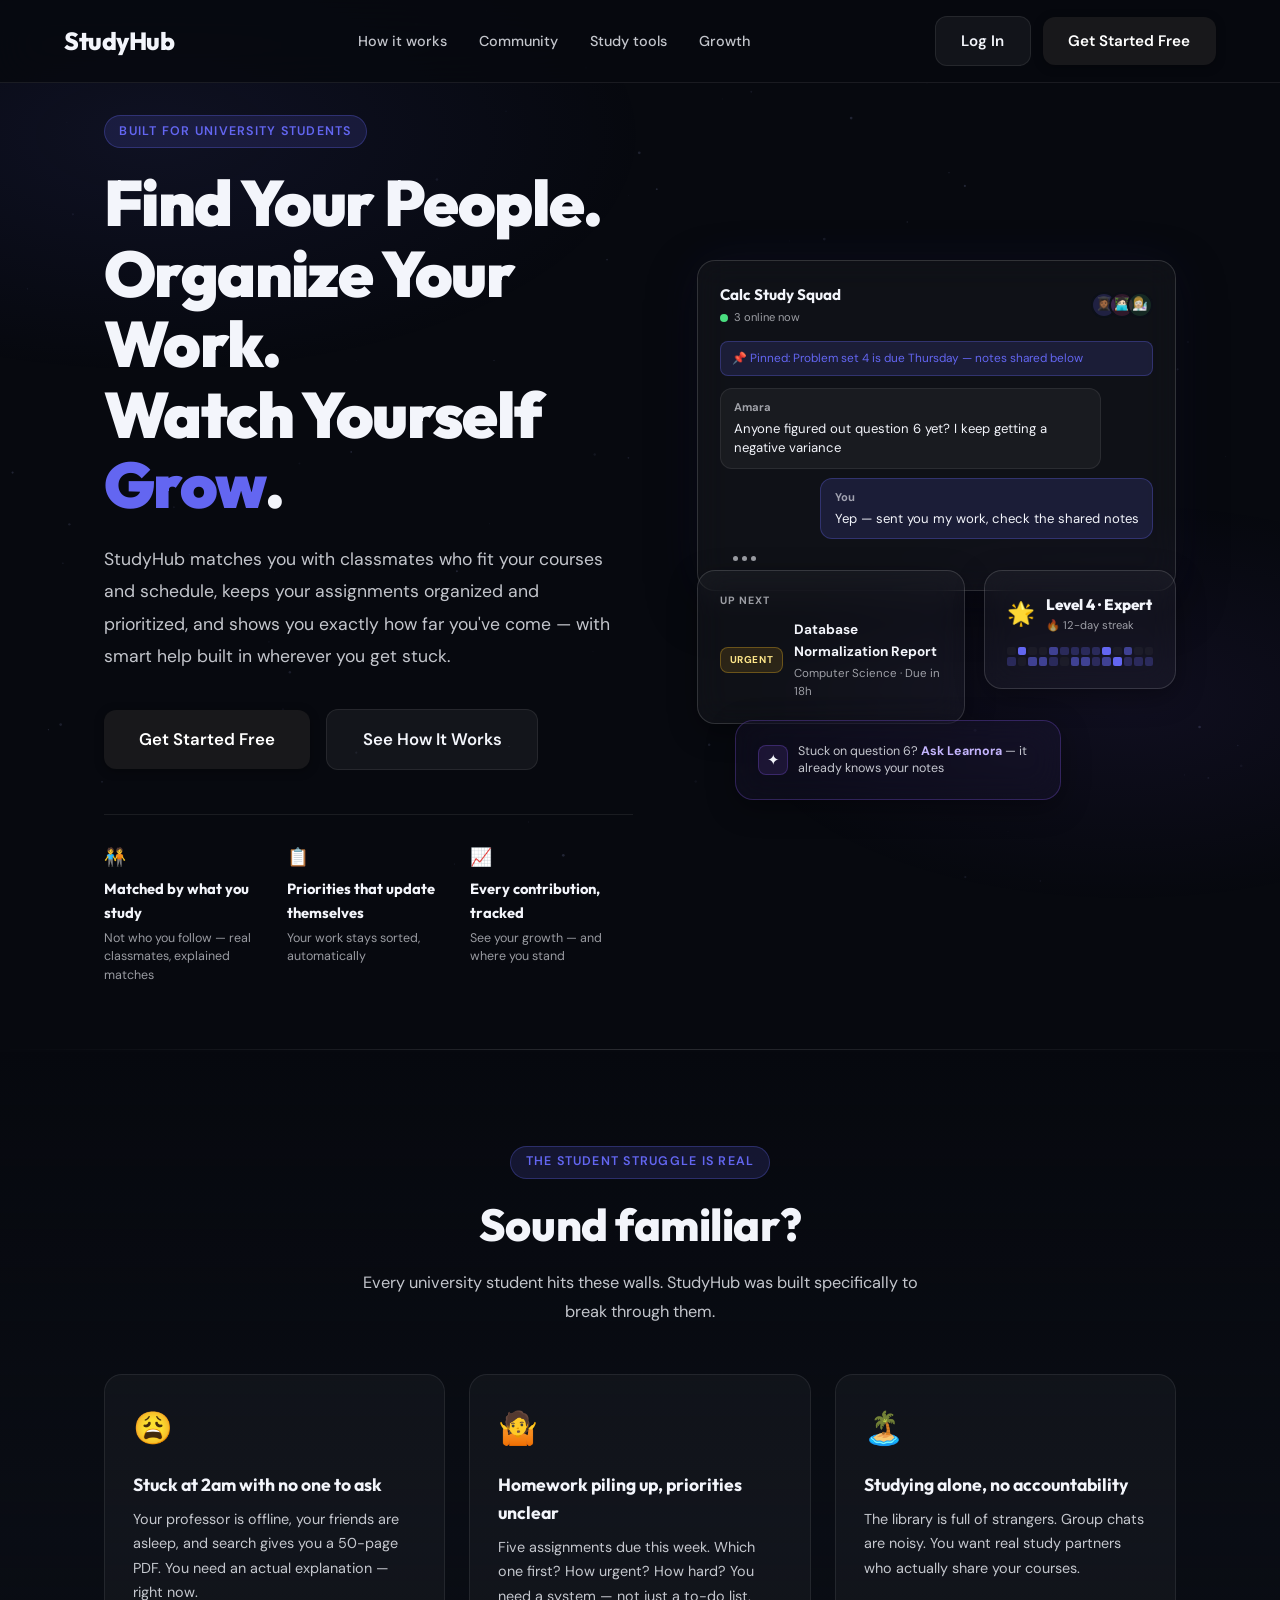
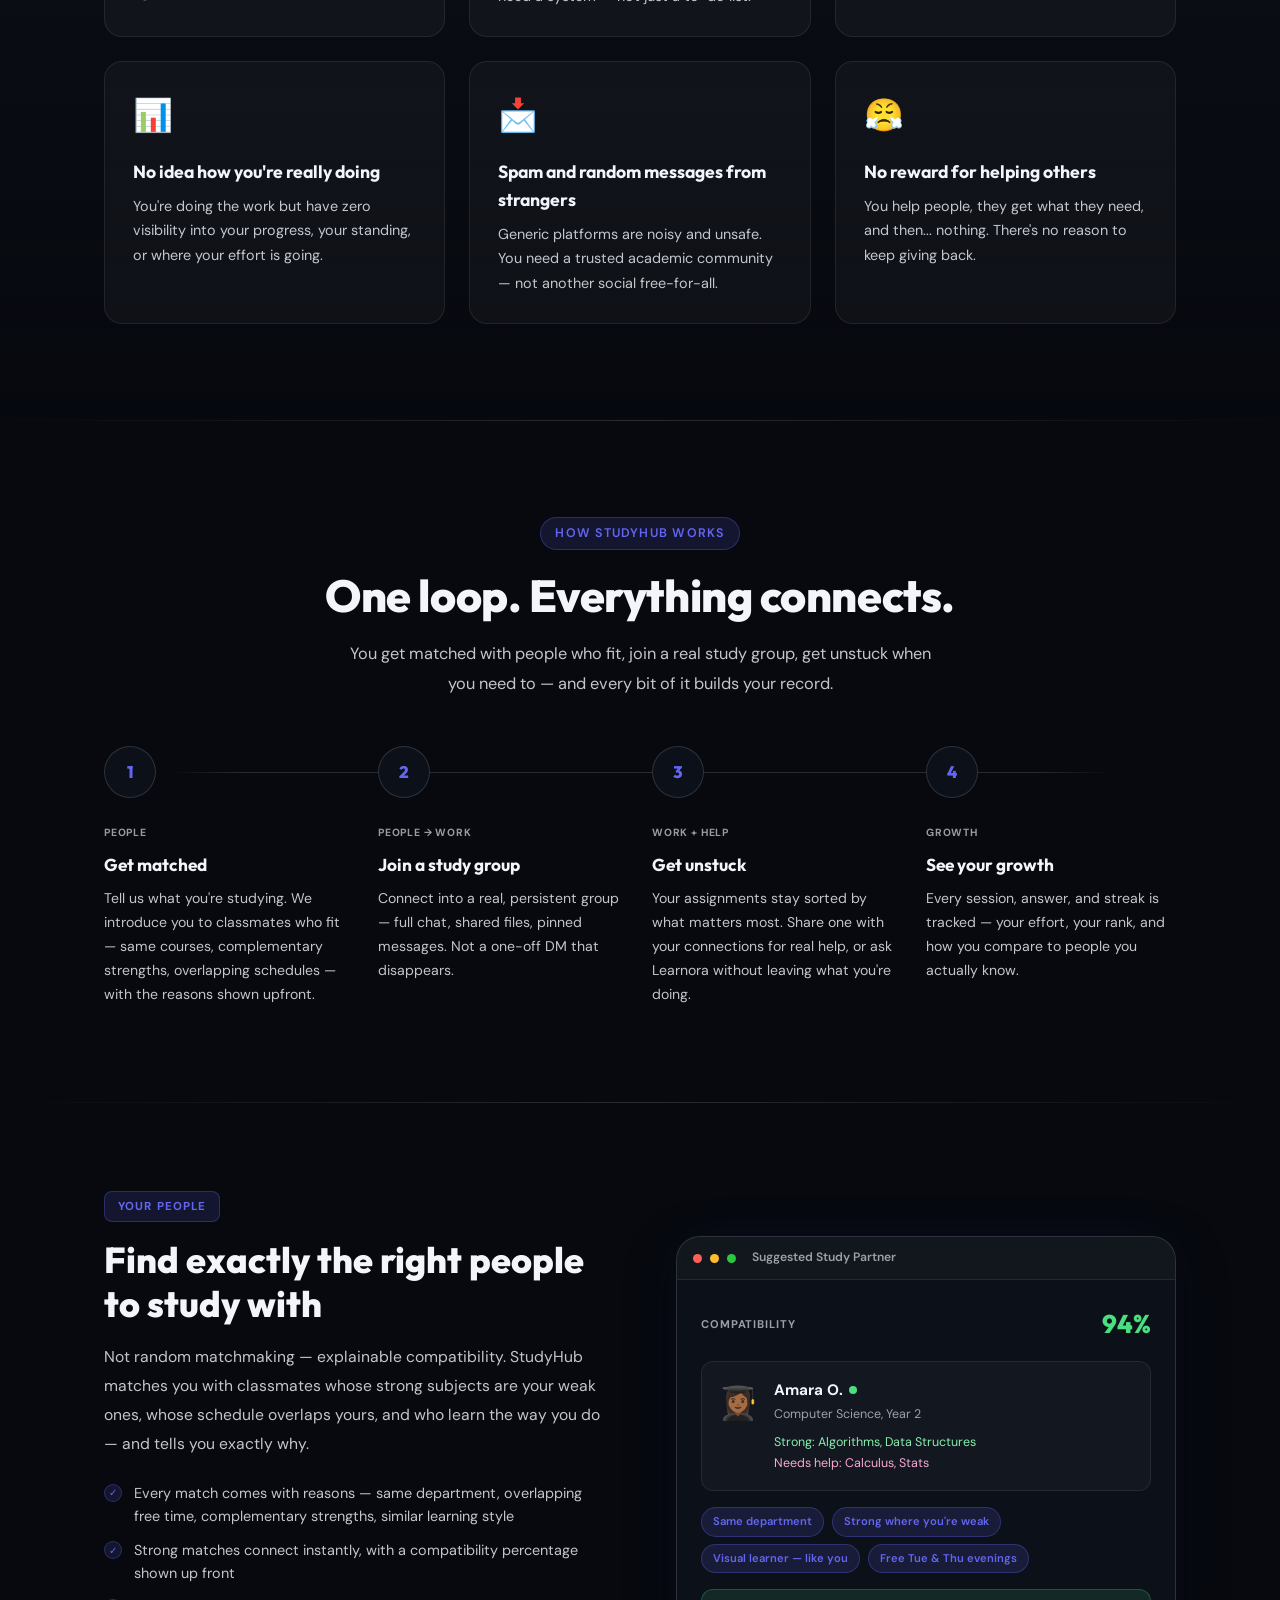
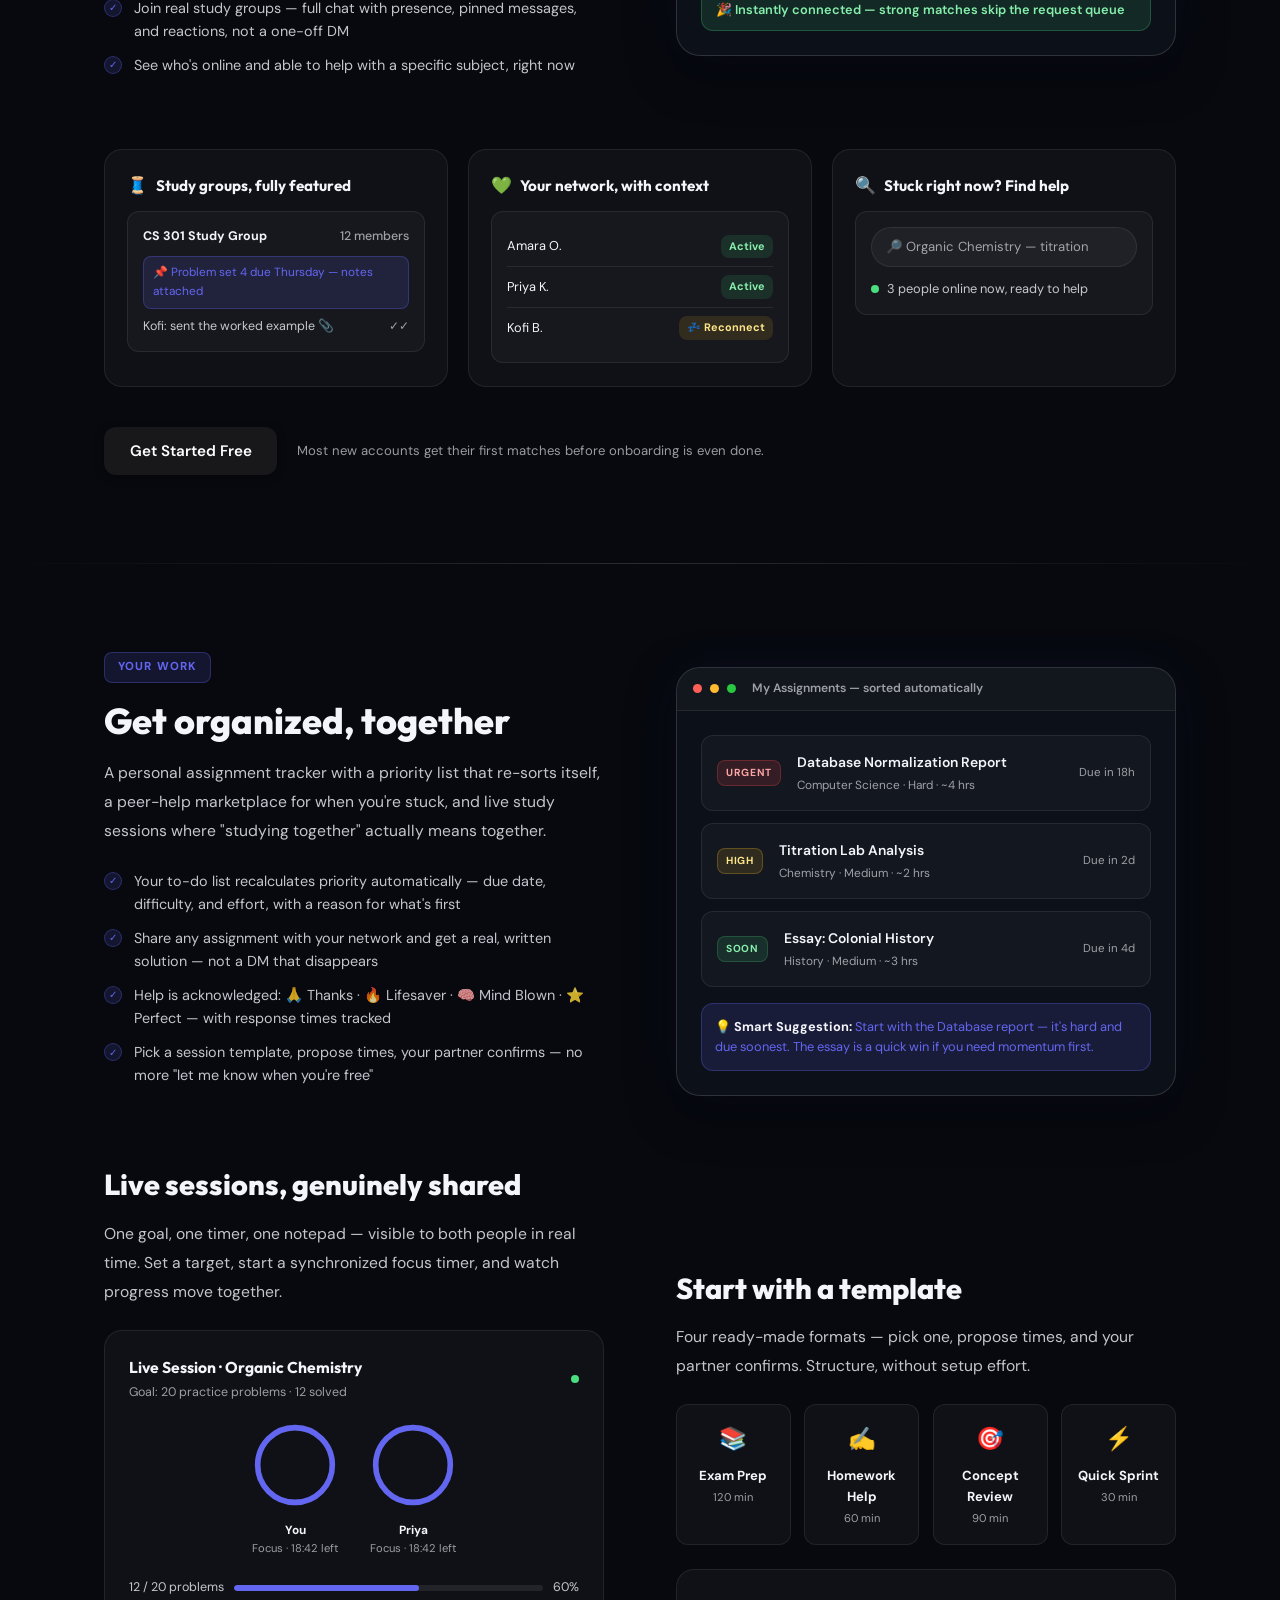
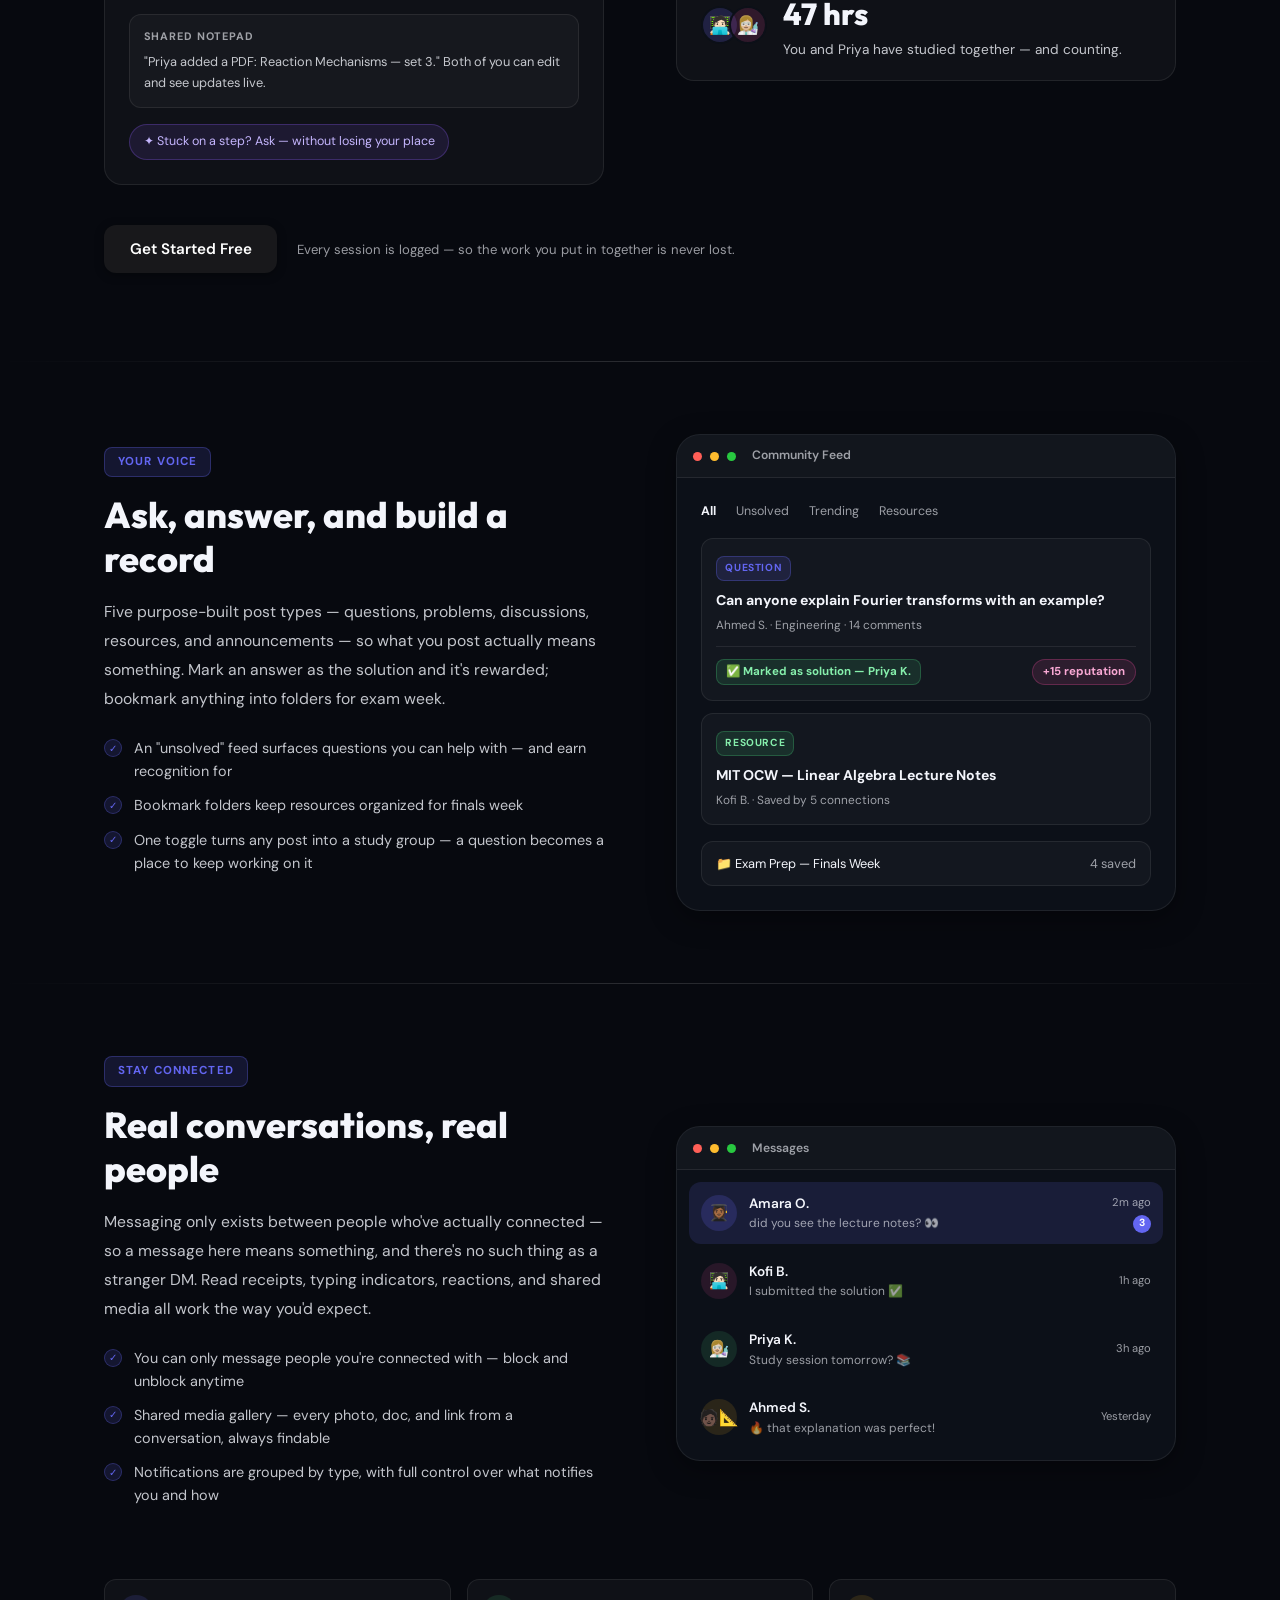
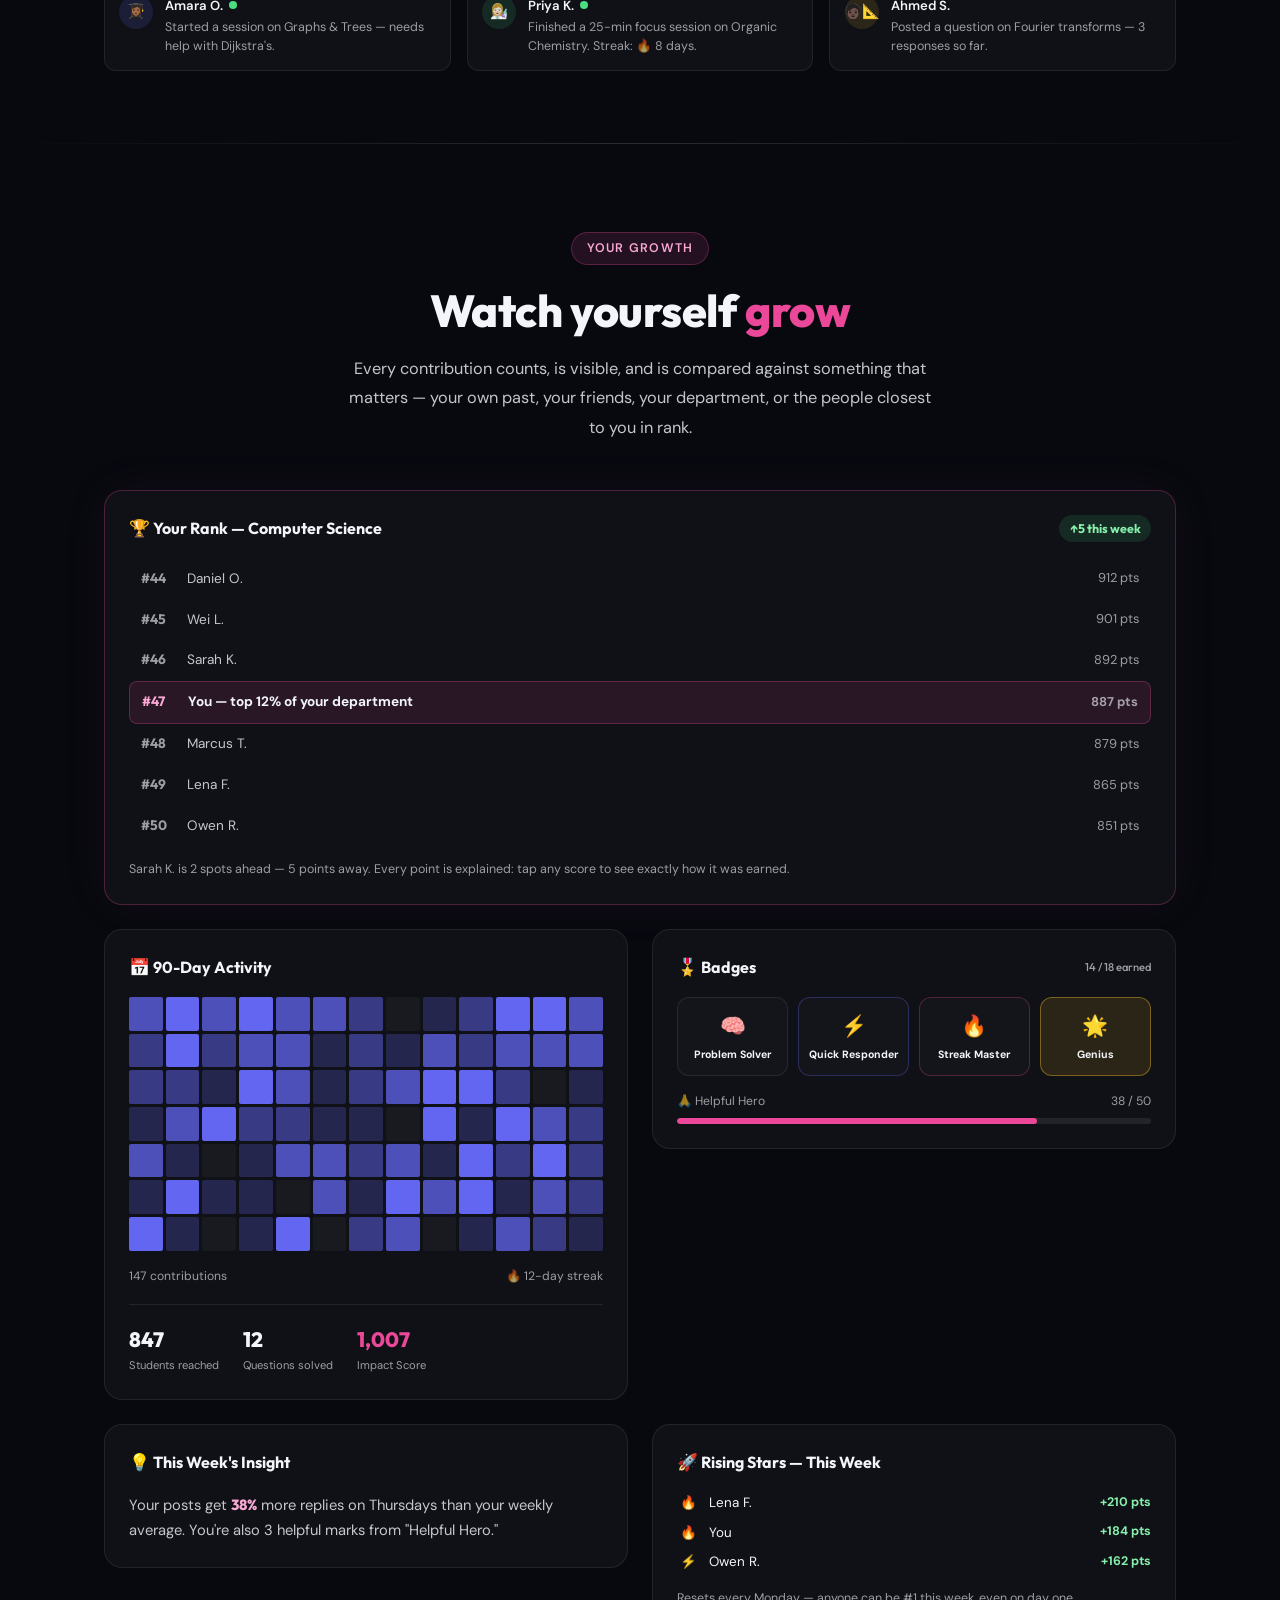
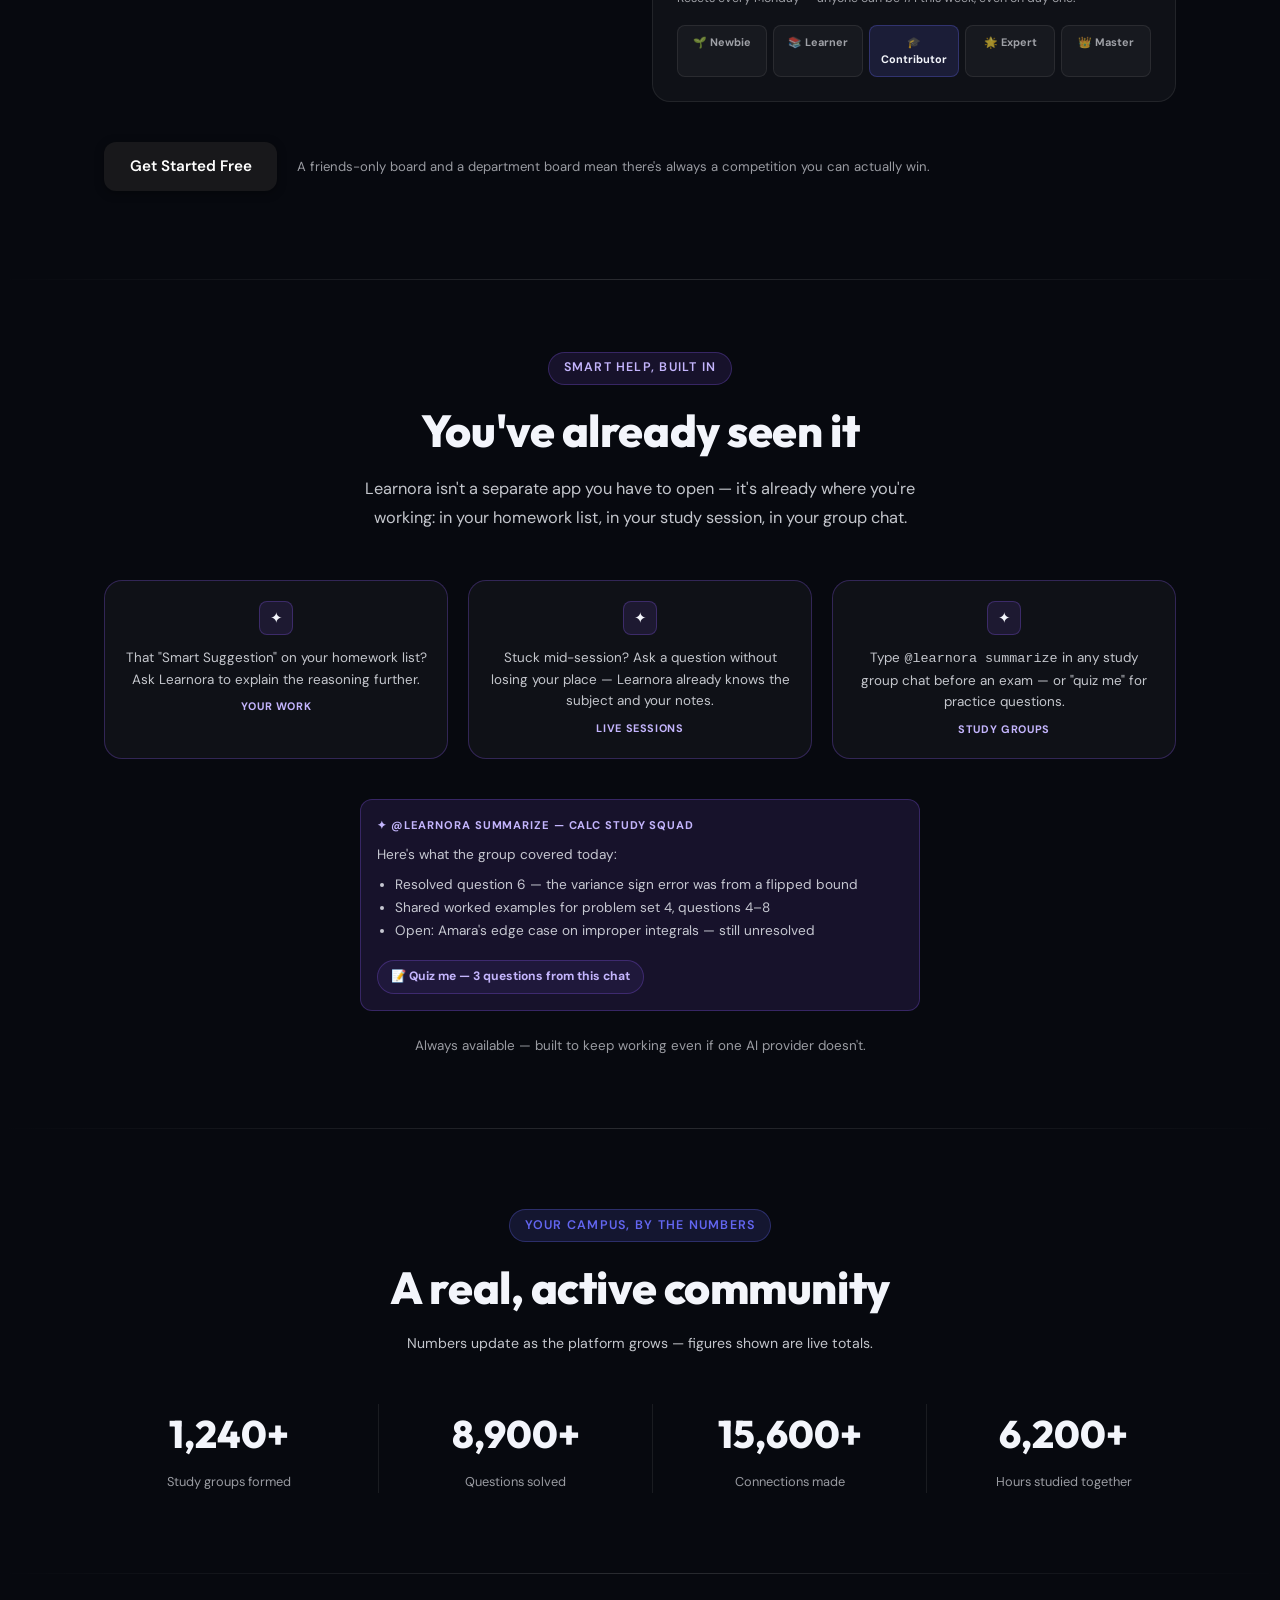
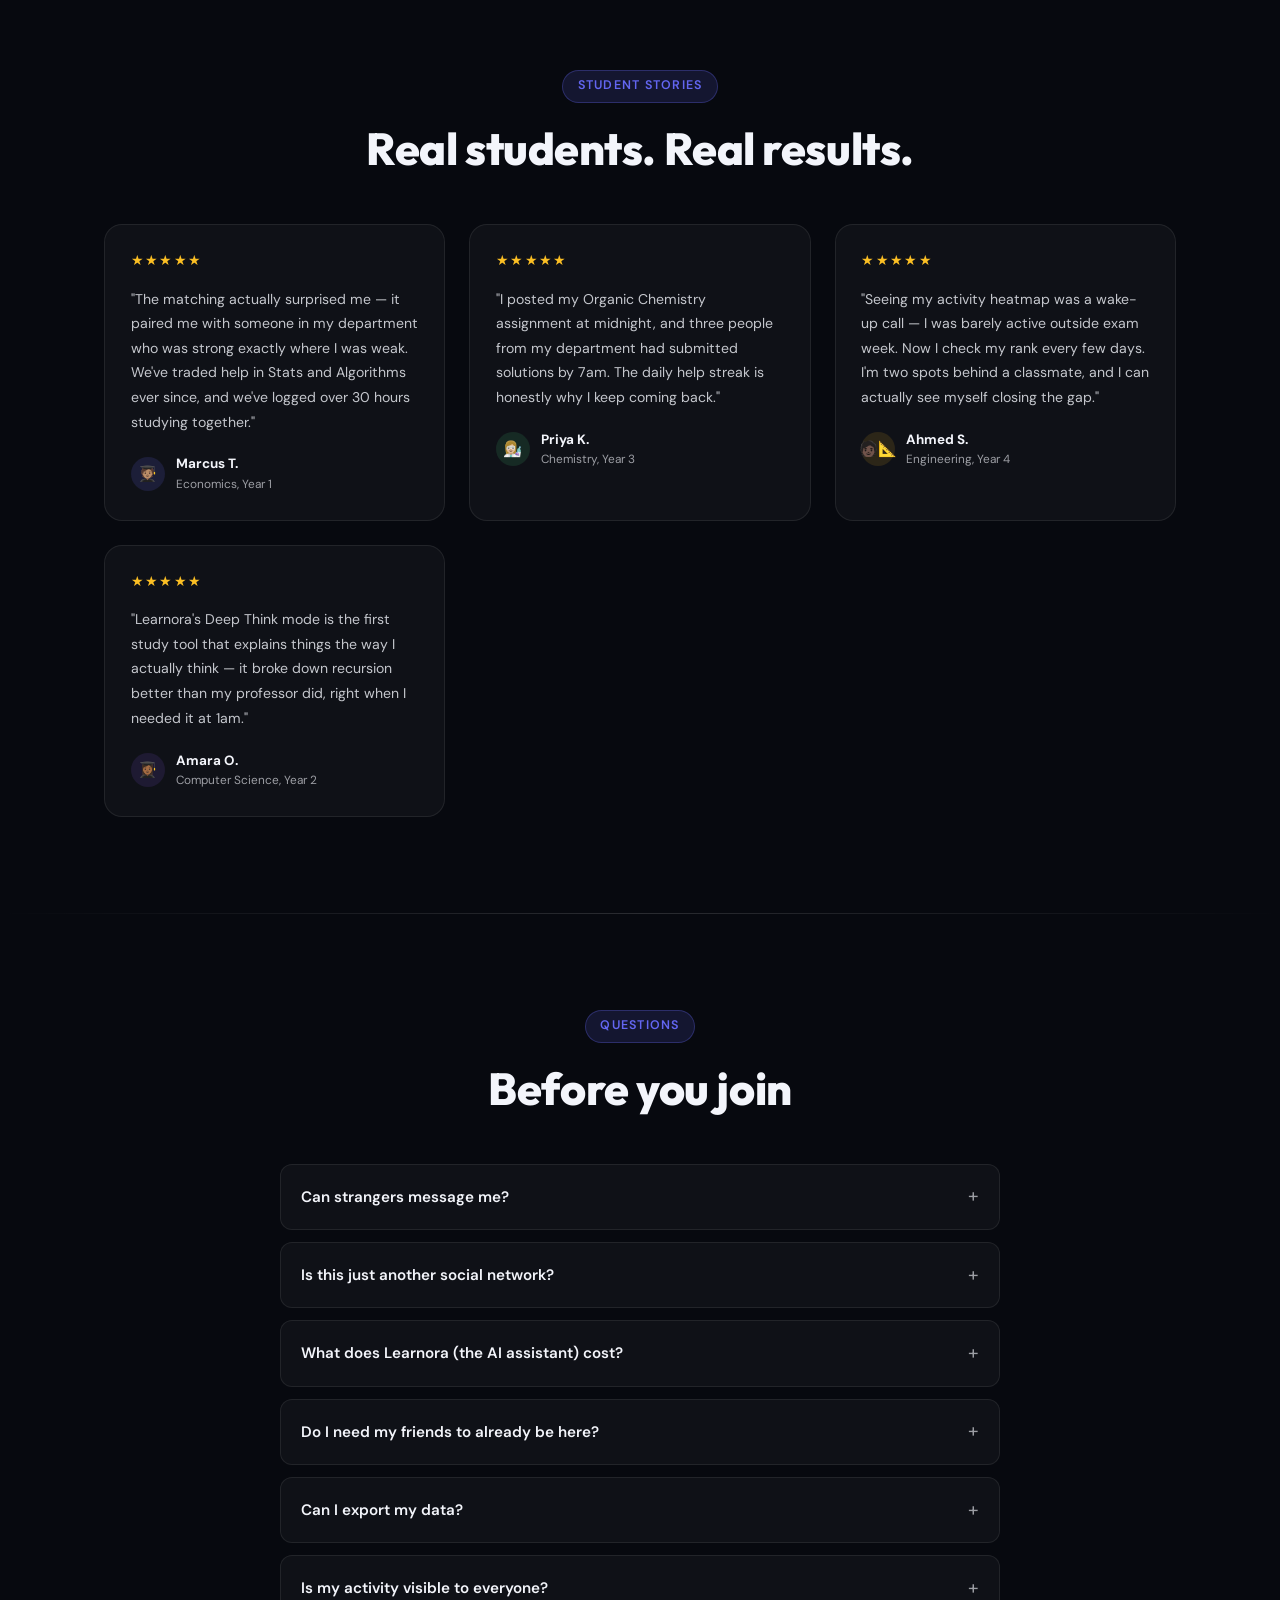
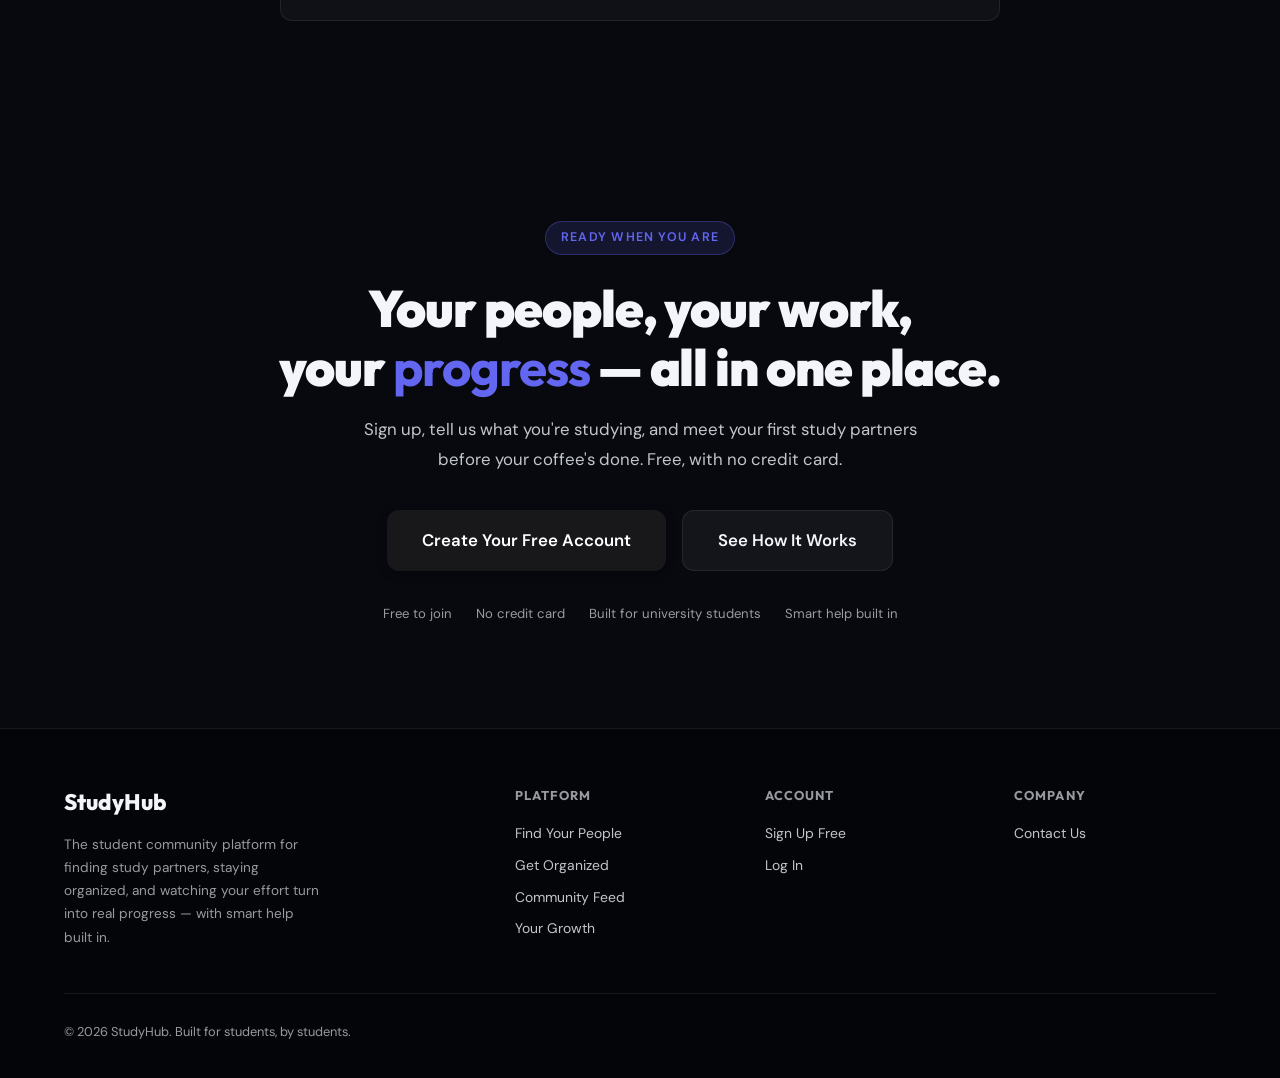
<file: templates/index.html>
<!DOCTYPE html>
<html lang="en">
<head>
  <meta charset="UTF-8" />
  <meta name="viewport" content="width=device-width, initial-scale=1.0" />
  <title>StudyHub — Find Your People. Organize Your Work. Watch Yourself Grow.</title>
  <meta name="description" content="StudyHub matches you with the right classmates, keeps your work organized and prioritized, and shows you exactly how far you've come — with smart help built in." />
  <link rel="preconnect" href="https://fonts.googleapis.com" />
  <link rel="preconnect" href="https://fonts.gstatic.com" crossorigin />
  <link href="https://fonts.googleapis.com/css2?family=Outfit:wght@300;400;500;600;700;800;900&family=DM+Sans:ital,opsz,wght@0,9..40,300;0,9..40,400;0,9..40,500;0,9..40,600;1,9..40,400&display=swap" rel="stylesheet" />
  <style>
    *, *::before, *::after { margin: 0; padding: 0; box-sizing: border-box; }

    /* Cool Graphite + Indigo Accent — updated 2026-06-26 */
    :root {
      /* ── surfaces ── */
      --bg: #07090f;
      --bg2: #0c1018;
      --bg3: #11141d;
      --surface: rgba(255,255,255,0.035);
      --surface-hover: rgba(255,255,255,0.065);
      --border: rgba(255,255,255,0.08);
      --border-strong: rgba(255,255,255,0.14);

      /* ── primary: cool graphite (buttons, active/CTA states only) ── */
      --primary: #18181B;
      --primary-dark: #09090B;
      --primary-hover: #27272A;
      --primary-active: #3F3F46;

      /* ── accent: indigo (badges, tags, highlights, progress, brand text) ── */
      --accent: #6366F1;
      --accent-hover: #4F46E5;
      --accent-active: #4338CA;
      --accent-subtle: rgba(99,102,241,0.15);
      --accent-border: rgba(99,102,241,0.3);

      /* ── legacy aliases so existing rules keep working ── */
      --primary-light: var(--accent);
      --primary-soft: var(--accent-subtle);
      --primary-border: var(--accent-border);

      /* ── violet: reserved for AI / Learnora touchpoints only ── */
      --violet: #8b5cf6;
      --violet-light: #c4b5fd;
      --violet-soft: rgba(139,92,246,0.12);
      --violet-border: rgba(139,92,246,0.28);

      /* ── pink: reserved for Growth & Recognition ── */
      --pink: #ec4899;
      --pink-light: #f9a8d4;
      --pink-soft: rgba(236,72,153,0.12);
      --pink-border: rgba(236,72,153,0.28);

      /* ── green: progress / online / positive ── */
      --green: #4ade80;
      --green-light: #86efac;
      --green-soft: rgba(74,222,128,0.12);

      /* ── amber: urgency / achievement ── */
      --amber: #fbbf24;
      --amber-light: #fde68a;
      --amber-soft: rgba(251,191,36,0.12);

      /* ── text ── */
      --text: #f3f5fb;
      --text-soft: rgba(243,245,251,0.80);
      --text-muted: rgba(243,245,251,0.62);

      /* ── shadows: quieter than before, glow reserved for spotlight cards ── */
      --shadow-card: 0 8px 28px rgba(0,0,0,0.35);
      --shadow-card-lg: 0 16px 50px rgba(0,0,0,0.45);
      --shadow-btn: 0 2px 10px rgba(0,0,0,0.35);
      --shadow-btn-hover: 0 6px 18px rgba(0,0,0,0.45);
      --shadow-spotlight: 0 0 50px rgba(99,102,241,0.08);

      /* ── radius scale ── */
      --r-sm: 8px;
      --r-md: 12px;
      --r-lg: 18px;
      --r-xl: 24px;
      --r-pill: 99px;
    }

    html { scroll-behavior: smooth; }

    body {
      font-family: 'DM Sans', sans-serif;
      background: var(--bg);
      color: var(--text);
      overflow-x: hidden;
      line-height: 1.6;
    }

    @media (prefers-reduced-motion: reduce) {
      *, *::before, *::after { animation-duration: 0.01ms !important; animation-iteration-count: 1 !important; transition-duration: 0.01ms !important; scroll-behavior: auto !important; }
    }

    /* ─── AMBIENT BACKDROP ─── */
    #stars { position: fixed; inset: 0; z-index: 0; pointer-events: none; opacity: 0.28; }
    .ambient {
      position: fixed; inset: 0; z-index: 0; pointer-events: none;
      background:
        radial-gradient(ellipse 55% 38% at 12% 15%, rgba(99,102,241,0.09) 0%, transparent 70%),
        radial-gradient(ellipse 45% 32% at 88% 78%, rgba(139,92,246,0.07) 0%, transparent 70%);
    }

    /* ─── SCROLLBAR ─── */
    ::-webkit-scrollbar { width: 6px; }
    ::-webkit-scrollbar-track { background: var(--bg2); }
    ::-webkit-scrollbar-thumb { background: var(--border-strong); border-radius: 99px; }

    /* ─── FOCUS ─── */
    a:focus-visible, button:focus-visible, .accordion-trigger:focus-visible {
      outline: 2px solid var(--primary-light); outline-offset: 2px; border-radius: var(--r-sm);
    }

    /* ─── UTILITY ─── */
    .container { max-width: 1200px; margin: 0 auto; padding: 0 5%; position: relative; z-index: 1; }

    .grad-text {
      color: var(--accent);
    }
    .grad-text-growth {
      color: var(--pink);
    }

    .eyebrow {
      display: inline-flex; align-items: center; gap: 0.5rem;
      font-size: 0.78rem; font-weight: 600; letter-spacing: 0.1em;
      text-transform: uppercase; color: var(--primary-light);
      background: var(--primary-soft); border: 1px solid var(--primary-border);
      padding: 0.35rem 0.9rem; border-radius: var(--r-pill); margin-bottom: 1.25rem;
    }
    .eyebrow.eyebrow-growth { color: var(--pink-light); background: var(--pink-soft); border-color: var(--pink-border); }
    .eyebrow.eyebrow-ai { color: var(--violet-light); background: var(--violet-soft); border-color: var(--violet-border); }

    .section-heading {
      font-family: 'Outfit', sans-serif;
      font-size: clamp(2rem, 4vw, 2.8rem);
      font-weight: 800; line-height: 1.18; letter-spacing: -0.01em;
      margin-bottom: 1rem; color: var(--text);
    }
    .section-sub {
      font-size: 1.02rem; color: var(--text-soft);
      max-width: 600px; line-height: 1.8;
    }

    /* ─── BUTTONS ─── */
    .btn {
      display: inline-flex; align-items: center; gap: 0.5rem;
      padding: 0.75rem 1.6rem; border-radius: var(--r-md);
      font-family: 'DM Sans', sans-serif; font-weight: 600; font-size: 0.95rem;
      cursor: pointer; text-decoration: none; border: none;
      transition: transform 0.2s ease, box-shadow 0.2s ease, background 0.2s ease, filter 0.2s ease;
      white-space: nowrap;
    }
    .btn-primary {
      background: var(--primary); color: #fff;
      box-shadow: var(--shadow-btn);
    }
    .btn-primary:hover { background: var(--primary-hover); transform: translateY(-2px); box-shadow: var(--shadow-btn-hover); }
    .btn-ghost {
      background: rgba(255,255,255,0.05); color: var(--text);
      border: 1px solid var(--border);
    }
    .btn-ghost:hover { background: rgba(255,255,255,0.09); border-color: var(--border-strong); transform: translateY(-2px); }
    .btn-text {
      background: transparent; color: var(--text-soft); border: none;
      padding: 0.75rem 0.25rem; font-weight: 600;
    }
    .btn-text:hover { color: var(--text); }
    .btn-lg { padding: 1rem 2.2rem; font-size: 1.05rem; }
    .btn-sm { padding: 0.45rem 0.95rem; font-size: 0.8rem; border-radius: var(--r-sm); }

    /* ─── NAV ─── */
    nav {
      position: sticky; top: 0; z-index: 200;
      padding: 1rem 5%;
      display: flex; align-items: center; justify-content: space-between;
      background: rgba(7,9,15,0.82); backdrop-filter: blur(20px);
      border-bottom: 1px solid var(--border);
    }
    .nav-logo {
      font-family: 'Outfit', sans-serif; font-weight: 800; font-size: 1.55rem;
      color: var(--text); text-decoration: none; letter-spacing: -0.02em;
    }
    .nav-links { display: flex; align-items: center; gap: 2rem; }
    .nav-links a.nav-link {
      color: var(--text-soft); text-decoration: none; font-size: 0.9rem; font-weight: 500;
      transition: color 0.2s;
    }
    .nav-links a.nav-link:hover { color: var(--text); }
    .nav-actions { display: flex; gap: 0.75rem; align-items: center; }
    .hamburger { display: none; flex-direction: column; gap: 5px; cursor: pointer; padding: 4px; background: none; border: none; }
    .hamburger span { width: 22px; height: 2px; background: var(--text); border-radius: 99px; transition: all 0.3s; display: block; }
    .mobile-nav {
      display: none; position: absolute; top: 100%; left: 0; right: 0;
      background: rgba(7,9,15,0.97); backdrop-filter: blur(20px);
      border-bottom: 1px solid var(--border); padding: 1.25rem 5% 1.5rem;
      flex-direction: column; gap: 1rem;
    }
    .mobile-nav.open { display: flex; }
    .mobile-nav a.nav-link { color: var(--text-soft); text-decoration: none; font-size: 0.95rem; font-weight: 500; }
    .mobile-nav .btn-ghost { width: 100%; justify-content: center; }

    @media (max-width: 860px) {
      .nav-links { display: none; }
      .hamburger { display: flex; }
      .nav-actions .btn-ghost { display: none; }
    }
  </style>
</head>
<body>

<canvas id="stars"></canvas>
<div class="ambient"></div>

<!-- ═══════════════════ NAV ═══════════════════ -->
<nav>
  <a class="nav-logo" href="#">StudyHub</a>
  <div class="nav-links">
    <a href="#how-it-works" class="nav-link">How it works</a>
    <a href="#people" class="nav-link">Community</a>
    <a href="#work" class="nav-link">Study tools</a>
    <a href="#growth" class="nav-link">Growth</a>
  </div>
  <div class="nav-actions">
    <a data-type="login" href="/student/login" class="btn btn-ghost">Log In</a>
    <a data-type="register" href="/google/start" class="btn btn-primary">Get Started Free</a>
  </div>
  <button class="hamburger" id="hamburger" aria-label="Open menu" aria-expanded="false">
    <span></span><span></span><span></span>
  </button>
  <div class="mobile-nav" id="mobileNav">
    <a href="#how-it-works" class="nav-link">How it works</a>
    <a href="#people" class="nav-link">Community</a>
    <a href="#work" class="nav-link">Study tools</a>
    <a href="#growth" class="nav-link">Growth</a>
    <a data-type="login" href="/student/login" class="nav-link">Log In</a>
    <a data-type="register" href="/google/start" class="btn btn-primary">Get Started Free</a>
  </div>
</nav>

<style>
  /* ─── SHARED: live indicator (used only for genuinely real-time signals) ─── */
  .live-dot { width: 8px; height: 8px; background: var(--green); border-radius: 50%; display: inline-block; animation: live-pulse 2s infinite; }
  @keyframes live-pulse { 0%,100% { opacity: 1; } 50% { opacity: 0.35; } }

  /* ─── HERO ─── */
  .hero {
    min-height: 90vh; display: flex; align-items: center;
    position: relative; overflow: hidden; padding: 3rem 0 4rem;
  }
  @media (min-width: 901px) {
    .hero { min-height: 80vh; align-items: center; padding-top: 2rem; }
  }
  .hero-inner { display: grid; grid-template-columns: 1.05fr 0.95fr; gap: 4rem; align-items: center; }

  h1 {
    font-family: 'Outfit', sans-serif;
    font-size: clamp(2.5rem, 5.5vw, 4rem);
    font-weight: 900; line-height: 1.1; letter-spacing: -0.025em;
    margin-bottom: 1.4rem; color: var(--text);
  }
  .hero-desc {
    font-size: 1.1rem; color: var(--text-soft); line-height: 1.85;
    margin-bottom: 2.25rem; max-width: 520px;
  }
  .hero-cta { display: flex; gap: 1rem; flex-wrap: wrap; align-items: center; margin-bottom: 2.75rem; }

  .hero-pillars {
    display: grid; grid-template-columns: repeat(3, 1fr); gap: 1.25rem;
    border-top: 1px solid var(--border); padding-top: 1.75rem; max-width: 560px;
  }
  .hero-pillar .hp-icon { font-size: 1.1rem; margin-bottom: 0.4rem; }
  .hero-pillar .hp-title { font-family: 'Outfit', sans-serif; font-size: 0.92rem; font-weight: 700; margin-bottom: 0.25rem; }
  .hero-pillar .hp-desc { font-size: 0.78rem; color: var(--text-muted); line-height: 1.5; }

  /* ─── HERO VISUAL: composite "life dashboard" ─── */
  .hero-visual { position: relative; }
  .hero-card-stack { position: relative; height: 580px; }
  .hcard {
    position: absolute; border-radius: var(--r-lg); padding: 1.35rem;
    background: rgba(255,255,255,0.035); backdrop-filter: blur(16px);
    border: 1px solid var(--border-strong);
    box-shadow: var(--shadow-card);
  }
  .hcard-group { width: 100%; top: 0; left: 0; right: 0; box-shadow: var(--shadow-card-lg), var(--shadow-spotlight); }
  .hcard-hw { width: 56%; top: 310px; left: 0; }
  .hcard-rep { width: 40%; top: 310px; right: 0; }
  .hcard-ai { width: 68%; top: 460px; left: 8%; border-color: var(--violet-border); background: rgba(139,92,246,0.05); }

  @keyframes float-soft { 0%,100% { transform: translateY(0); } 50% { transform: translateY(-4px); } }
  .hcard-hw { animation: float-soft 7s ease-in-out infinite; }
  .hcard-rep { animation: float-soft 8s ease-in-out infinite 0.4s; }

  /* Card A — study group thread */
  .grp-head { display: flex; align-items: center; justify-content: space-between; margin-bottom: 0.85rem; }
  .grp-name { font-family: 'Outfit', sans-serif; font-weight: 700; font-size: 0.95rem; }
  .grp-meta { font-size: 0.7rem; color: var(--text-muted); display: flex; align-items: center; gap: 0.4rem; margin-top: 0.15rem; }
  .grp-avatars { display: flex; }
  .grp-avatars span { width: 26px; height: 26px; border-radius: 50%; display: flex; align-items: center; justify-content: center; font-size: 0.78rem; border: 2px solid var(--bg2); margin-left: -8px; }
  .grp-avatars span:first-child { margin-left: 0; }
  .grp-pin {
    display: flex; gap: 0.5rem; align-items: center; font-size: 0.74rem; color: var(--primary-light);
    background: var(--primary-soft); border: 1px solid var(--primary-border);
    border-radius: var(--r-sm); padding: 0.45rem 0.7rem; margin-bottom: 0.75rem;
  }
  .grp-chat { display: flex; flex-direction: column; gap: 0.6rem; }
  .grp-bubble { padding: 0.6rem 0.85rem; border-radius: var(--r-md); font-size: 0.82rem; line-height: 1.5; background: rgba(255,255,255,0.045); border: 1px solid var(--border); max-width: 88%; }
  .grp-bubble.me { margin-left: auto; background: var(--primary-soft); border-color: var(--primary-border); }
  .grp-bubble .gb-name { font-size: 0.7rem; font-weight: 700; color: var(--text-muted); margin-bottom: 0.2rem; }
  .grp-typing { display: flex; gap: 4px; padding: 0.45rem 0.85rem; align-items: center; }
  .grp-typing span { width: 5px; height: 5px; background: var(--text-muted); border-radius: 50%; animation: typing-bounce 1.2s infinite; }
  .grp-typing span:nth-child(2) { animation-delay: 0.2s; }
  .grp-typing span:nth-child(3) { animation-delay: 0.4s; }
  @keyframes typing-bounce { 0%,100% { transform: translateY(0); opacity: 0.4; } 50% { transform: translateY(-3px); opacity: 1; } }

  /* Card B — homework priority */
  .pri-label { font-size: 0.66rem; font-weight: 700; color: var(--text-muted); text-transform: uppercase; letter-spacing: 0.08em; margin-bottom: 0.6rem; }
  .pri-row { display: flex; align-items: center; gap: 0.7rem; }
  .pri-badge { font-size: 0.62rem; font-weight: 700; text-transform: uppercase; letter-spacing: 0.06em; padding: 0.25rem 0.55rem; border-radius: var(--r-sm); background: var(--amber-soft); color: var(--amber-light); border: 1px solid rgba(251,191,36,0.3); flex-shrink: 0; }
  .pri-name { font-size: 0.85rem; font-weight: 700; }
  .pri-sub { font-size: 0.72rem; color: var(--text-muted); margin-top: 0.15rem; }

  /* Card C — reputation / streak / heatmap sliver */
  .rep-row { display: flex; align-items: center; gap: 0.7rem; margin-bottom: 0.75rem; }
  .rep-level { font-family: 'Outfit', sans-serif; font-size: 0.95rem; font-weight: 800; }
  .rep-sub { font-size: 0.7rem; color: var(--text-muted); }
  .mini-heat { display: grid; grid-template-columns: repeat(14, 1fr); gap: 2px; }
  .mini-heat span { aspect-ratio: 1; border-radius: 2px; background: var(--surface); }
  .mini-heat span.l1 { background: rgba(99,102,241,0.28); }
  .mini-heat span.l2 { background: rgba(99,102,241,0.55); }
  .mini-heat span.l3 { background: var(--accent); }

  /* Card D — AI bubble (violet, smallest, last) */
  .ai-row { display: flex; align-items: center; gap: 0.6rem; }
  .ai-dot { width: 30px; height: 30px; border-radius: var(--r-sm); background: var(--violet-soft); border: 1px solid var(--violet-border); display: flex; align-items: center; justify-content: center; font-size: 0.95rem; flex-shrink: 0; }
  .ai-text { font-size: 0.78rem; color: var(--text-soft); line-height: 1.4; }
  .ai-text strong { color: var(--violet-light); }

  /* Mobile simplified hero card (shown only under 900px) */
  .hero-mobile-card { display: none; margin-top: 2rem; }

  @media (max-width: 900px) {
    .hero-inner { grid-template-columns: 1fr; gap: 0; text-align: left; }
    .hero-visual { display: none; }
    .hero-mobile-card { display: block; }
  }
  @media (max-width: 600px) {
    .hero-cta { flex-direction: column; align-items: stretch; }
    .hero-cta .btn { width: 100%; justify-content: center; }
    .hero-pillars { grid-template-columns: 1fr; gap: 1rem; }
  }
</style>

<!-- ═══════════════════ HERO ═══════════════════ -->
<section class="hero">
  <div class="container">
    <div class="hero-inner">
      <div class="hero-text">
        <div class="eyebrow">Built for university students</div>
        <h1>
          Find Your People.<br>
          Organize Your Work.<br>
          Watch Yourself <span class="grad-text">Grow</span>.
        </h1>
        <p class="hero-desc">
          StudyHub matches you with classmates who fit your courses and schedule, keeps your assignments organized and prioritized, and shows you exactly how far you've come — with smart help built in wherever you get stuck.
        </p>
        <div class="hero-cta">
          <a data-type="register" href="/google/start" class="btn btn-primary btn-lg">
            Get Started Free
          </a>
          <a href="#how-it-works" class="btn btn-ghost btn-lg">
            See How It Works
          </a>
        </div>
        <div class="hero-pillars">
          <div class="hero-pillar">
            <div class="hp-icon">🧑‍🤝‍🧑</div>
            <div class="hp-title">Matched by what you study</div>
            <div class="hp-desc">Not who you follow — real classmates, explained matches</div>
          </div>
          <div class="hero-pillar">
            <div class="hp-icon">📋</div>
            <div class="hp-title">Priorities that update themselves</div>
            <div class="hp-desc">Your work stays sorted, automatically</div>
          </div>
          <div class="hero-pillar">
            <div class="hp-icon">📈</div>
            <div class="hp-title">Every contribution, tracked</div>
            <div class="hp-desc">See your growth — and where you stand</div>
          </div>
        </div>
      </div>

      <!-- Hero Visual: composite "life dashboard" -->
      <div class="hero-visual">
        <div class="hero-card-stack">
          <!-- Card A: study group thread (largest) -->
          <div class="hcard hcard-group">
            <div class="grp-head">
              <div>
                <div class="grp-name">Calc Study Squad</div>
                <div class="grp-meta"><span class="live-dot"></span> 3 online now</div>
              </div>
              <div class="grp-avatars">
                <span style="background:rgba(99,102,241,0.2);">👩🏾‍🎓</span>
                <span style="background:rgba(236,72,153,0.15);">🧑🏻‍💻</span>
                <span style="background:rgba(74,222,128,0.12);">👩🏼‍🔬</span>
              </div>
            </div>
            <div class="grp-pin">📌 Pinned: Problem set 4 is due Thursday — notes shared below</div>
            <div class="grp-chat">
              <div class="grp-bubble">
                <div class="gb-name">Amara</div>
                Anyone figured out question 6 yet? I keep getting a negative variance
              </div>
              <div class="grp-bubble me">
                <div class="gb-name">You</div>
                Yep — sent you my work, check the shared notes
              </div>
              <div class="grp-typing"><span></span><span></span><span></span></div>
            </div>
          </div>

          <!-- Card B: homework priority -->
          <div class="hcard hcard-hw">
            <div class="pri-label">Up next</div>
            <div class="pri-row">
              <span class="pri-badge">Urgent</span>
              <div>
                <div class="pri-name">Database Normalization Report</div>
                <div class="pri-sub">Computer Science · Due in 18h</div>
              </div>
            </div>
          </div>

          <!-- Card C: reputation / streak -->
          <div class="hcard hcard-rep">
            <div class="rep-row">
              <span style="font-size:1.4rem;">🌟</span>
              <div>
                <div class="rep-level">Level 4 · Expert</div>
                <div class="rep-sub">🔥 12-day streak</div>
              </div>
            </div>
            <div class="mini-heat" id="miniHeat"></div>
          </div>

          <!-- Card D: AI bubble (violet, smallest, last) -->
          <div class="hcard hcard-ai">
            <div class="ai-row">
              <div class="ai-dot">✦</div>
              <div class="ai-text">Stuck on question 6? <strong>Ask Learnora</strong> — it already knows your notes</div>
            </div>
          </div>
        </div>
      </div>

      <!-- Mobile simplified hero card -->
      <div class="hero-mobile-card">
        <div class="hcard" style="position: static; width: 100%;">
          <div class="pri-label">Up next</div>
          <div class="pri-row">
            <span class="pri-badge">Urgent</span>
            <div>
              <div class="pri-name">Database Normalization Report</div>
              <div class="pri-sub">Computer Science · Due in 18h</div>
            </div>
          </div>
          <div style="margin-top:0.85rem; padding-top:0.85rem; border-top:1px solid var(--border); display:flex; align-items:center; gap:0.6rem;">
            <span class="live-dot"></span>
            <span style="font-size:0.78rem; color:var(--text-soft);">3 classmates online in Calc Study Squad</span>
          </div>
        </div>
      </div>
    </div>
  </div>
</section>

<style>
  /* ─── SCROLL REVEAL ─── */
  .reveal { opacity: 0; transform: translateY(24px); transition: opacity 0.6s ease, transform 0.6s ease; }
  .reveal.visible { opacity: 1; transform: translateY(0); }
  .reveal-delay-1 { transition-delay: 0.08s; }
  .reveal-delay-2 { transition-delay: 0.16s; }
  .reveal-delay-3 { transition-delay: 0.24s; }

  /* ─── DIVIDER ─── */
  .divider { height: 1px; background: linear-gradient(90deg, transparent, var(--border-strong), transparent); }

  /* ─── SECTION BASE ─── */
  section { position: relative; z-index: 1; }
  .section-pad { padding: 6rem 0; }
  .section-pad-sm { padding: 5rem 0; }
  .section-center { text-align: center; max-width: 720px; margin: 0 auto 3rem; }
  .section-center .section-sub { margin: 0.9rem auto 0; }
  @media (max-width: 768px) { .section-pad { padding: 4rem 0; } .section-pad-sm { padding: 3.25rem 0; } }

  /* ─── PROBLEM SECTION ─── */
  .problem-bg { background: linear-gradient(180deg, transparent 0%, rgba(12,16,24,0.6) 50%, transparent 100%); }
  .problem-grid {
    display: grid; grid-template-columns: repeat(auto-fit, minmax(260px, 1fr));
    gap: 1.5rem; margin-top: 3rem;
  }
  .problem-card {
    background: var(--surface); border: 1px solid var(--border);
    border-radius: var(--r-lg); padding: 1.75rem;
    transition: background 0.25s, border-color 0.25s, transform 0.25s;
  }
  .problem-card:hover { background: var(--surface-hover); border-color: var(--border-strong); transform: translateY(-4px); }
  .problem-icon { font-size: 2rem; margin-bottom: 1rem; display: block; }
  .problem-card h3 { font-family: 'Outfit', sans-serif; font-size: 1.1rem; font-weight: 700; margin-bottom: 0.5rem; }
  .problem-card p { font-size: 0.9rem; color: var(--text-soft); line-height: 1.7; }

  /* ─── HOW IT WORKS ─── */
  .works-track {
    display: grid; grid-template-columns: repeat(4, 1fr); gap: 1.5rem;
    margin-top: 3rem; position: relative;
  }
  .works-line {
    position: absolute; top: 26px; left: 6%; right: 6%; height: 1px;
    background: linear-gradient(90deg, transparent, var(--border-strong) 8%, var(--border-strong) 92%, transparent);
    z-index: 0;
  }
  .works-step { position: relative; z-index: 1; }
  .works-num {
    width: 52px; height: 52px; border-radius: 50%;
    background: var(--bg2); border: 1px solid var(--border-strong);
    display: flex; align-items: center; justify-content: center;
    font-family: 'Outfit', sans-serif; font-weight: 800; font-size: 1.05rem; color: var(--primary-light);
    margin-bottom: 1.25rem;
  }
  .works-step h3 { font-family: 'Outfit', sans-serif; font-size: 1.08rem; font-weight: 700; margin-bottom: 0.5rem; }
  .works-step p { font-size: 0.88rem; color: var(--text-soft); line-height: 1.7; }
  .works-step .works-tag {
    display: inline-block; font-size: 0.65rem; font-weight: 700; letter-spacing: 0.08em; text-transform: uppercase;
    color: var(--text-muted); margin-bottom: 0.6rem;
  }

  @media (max-width: 900px) {
    .works-track { grid-template-columns: 1fr; gap: 2.25rem; }
    .works-line { left: 26px; right: auto; top: 0; bottom: 0; width: 1px; height: auto;
      background: linear-gradient(180deg, transparent, var(--border-strong) 8%, var(--border-strong) 92%, transparent); }
  }
</style>

<div class="divider"></div>

<!-- ═══════════════════ PROBLEM ═══════════════════ -->
<section class="section-pad problem-bg" id="problem">
  <div class="container">
    <div class="section-center reveal">
      <div class="eyebrow">The student struggle is real</div>
      <h2 class="section-heading">Sound familiar?</h2>
      <p class="section-sub">Every university student hits these walls. StudyHub was built specifically to break through them.</p>
    </div>
    <div class="problem-grid">
      <div class="problem-card reveal reveal-delay-1">
        <span class="problem-icon">😩</span>
        <h3>Stuck at 2am with no one to ask</h3>
        <p>Your professor is offline, your friends are asleep, and search gives you a 50-page PDF. You need an actual explanation — right now.</p>
      </div>
      <div class="problem-card reveal reveal-delay-2">
        <span class="problem-icon">🤷</span>
        <h3>Homework piling up, priorities unclear</h3>
        <p>Five assignments due this week. Which one first? How urgent? How hard? You need a system — not just a to-do list.</p>
      </div>
      <div class="problem-card reveal reveal-delay-3">
        <span class="problem-icon">🏝️</span>
        <h3>Studying alone, no accountability</h3>
        <p>The library is full of strangers. Group chats are noisy. You want real study partners who actually share your courses.</p>
      </div>
      <div class="problem-card reveal reveal-delay-1">
        <span class="problem-icon">📊</span>
        <h3>No idea how you're really doing</h3>
        <p>You're doing the work but have zero visibility into your progress, your standing, or where your effort is going.</p>
      </div>
      <div class="problem-card reveal reveal-delay-2">
        <span class="problem-icon">📩</span>
        <h3>Spam and random messages from strangers</h3>
        <p>Generic platforms are noisy and unsafe. You need a trusted academic community — not another social free-for-all.</p>
      </div>
      <div class="problem-card reveal reveal-delay-3">
        <span class="problem-icon">😤</span>
        <h3>No reward for helping others</h3>
        <p>You help people, they get what they need, and then... nothing. There's no reason to keep giving back.</p>
      </div>
    </div>
  </div>
</section>

<div class="divider"></div>

<!-- ═══════════════════ HOW STUDYHUB WORKS ═══════════════════ -->
<section class="section-pad" id="how-it-works">
  <div class="container">
    <div class="section-center reveal">
      <div class="eyebrow">How StudyHub works</div>
      <h2 class="section-heading">One loop. Everything connects.</h2>
      <p class="section-sub">You get matched with people who fit, join a real study group, get unstuck when you need to — and every bit of it builds your record.</p>
    </div>
    <div class="works-track">
      <div class="works-line"></div>
      <div class="works-step reveal reveal-delay-1">
        <div class="works-num">1</div>
        <div class="works-tag">People</div>
        <h3>Get matched</h3>
        <p>Tell us what you're studying. We introduce you to classmates who fit — same courses, complementary strengths, overlapping schedules — with the reasons shown upfront.</p>
      </div>
      <div class="works-step reveal reveal-delay-2">
        <div class="works-num">2</div>
        <div class="works-tag">People → Work</div>
        <h3>Join a study group</h3>
        <p>Connect into a real, persistent group — full chat, shared files, pinned messages. Not a one-off DM that disappears.</p>
      </div>
      <div class="works-step reveal reveal-delay-3">
        <div class="works-num">3</div>
        <div class="works-tag">Work + Help</div>
        <h3>Get unstuck</h3>
        <p>Your assignments stay sorted by what matters most. Share one with your connections for real help, or ask Learnora without leaving what you're doing.</p>
      </div>
      <div class="works-step reveal reveal-delay-1">
        <div class="works-num">4</div>
        <div class="works-tag">Growth</div>
        <h3>See your growth</h3>
        <p>Every session, answer, and streak is tracked — your effort, your rank, and how you compare to people you actually know.</p>
      </div>
    </div>
  </div>
</section>

<style>
  /* ─── FEATURE GROUP SHARED ─── */
  .feature-group { padding: 5.5rem 0; }
  .feature-group.secondary { padding: 4.5rem 0; }
  .feature-split { display: grid; grid-template-columns: 1fr 1fr; gap: 4.5rem; align-items: center; }
  .feature-split.reverse { direction: rtl; }
  .feature-split.reverse > * { direction: ltr; }
  @media (max-width: 900px) {
    .feature-split, .feature-split.reverse { grid-template-columns: 1fr; direction: ltr; gap: 2.5rem; }
  }

  .feature-tag {
    display: inline-block; font-size: 0.72rem; font-weight: 700; letter-spacing: 0.1em;
    text-transform: uppercase; padding: 0.32rem 0.8rem; border-radius: var(--r-sm); margin-bottom: 1rem;
    background: var(--primary-soft); color: var(--primary-light); border: 1px solid var(--primary-border);
  }
  .feature-tag.tag-growth { background: var(--pink-soft); color: var(--pink-light); border-color: var(--pink-border); }
  .feature-tag.tag-ai { background: var(--violet-soft); color: var(--violet-light); border-color: var(--violet-border); }

  .feature-title {
    font-family: 'Outfit', sans-serif; font-size: clamp(1.7rem, 3vw, 2.25rem);
    font-weight: 800; line-height: 1.22; margin-bottom: 1rem; color: var(--text);
  }
  .feature-desc { font-size: 0.98rem; color: var(--text-soft); line-height: 1.85; margin-bottom: 1.5rem; }
  .feature-bullets { display: flex; flex-direction: column; gap: 0.7rem; margin-bottom: 1.5rem; }
  .feature-bullet { display: flex; gap: 0.75rem; align-items: flex-start; font-size: 0.9rem; color: var(--text-soft); line-height: 1.6; }
  .feature-bullet .bicon {
    width: 18px; height: 18px; background: var(--primary-soft); border: 1px solid var(--primary-border);
    border-radius: 50%; display: flex; align-items: center; justify-content: center;
    font-size: 0.6rem; color: var(--primary-light); flex-shrink: 0; margin-top: 2px;
  }
  .feature-bullet.mobile-hide { display: flex; }
  @media (max-width: 600px) {
    .feature-bullet.mobile-hide { display: none; }
  }

  /* ─── MOCKUP CARD ─── */
  .mockup-wrap {
    position: relative; border-radius: var(--r-xl); overflow: hidden;
    background: var(--bg2); border: 1px solid var(--border);
    box-shadow: var(--shadow-card);
  }
  .mockup-wrap.spotlight { box-shadow: var(--shadow-card-lg), var(--shadow-spotlight); border-color: var(--border-strong); }
  .mockup-header {
    background: rgba(255,255,255,0.025); border-bottom: 1px solid var(--border);
    padding: 0.7rem 1rem; display: flex; align-items: center; gap: 0.5rem;
  }
  .dot-red { width: 9px; height: 9px; border-radius: 50%; background: #ff5f57; }
  .dot-yellow { width: 9px; height: 9px; border-radius: 50%; background: #febc2e; }
  .dot-green { width: 9px; height: 9px; border-radius: 50%; background: #28c840; }
  .mockup-label { font-size: 0.76rem; color: var(--text-muted); margin-left: 0.5rem; font-weight: 600; }
  .mockup-body { padding: 1.5rem; }

  /* ─── REASON CHIP ─── */
  .reason-chips { display: flex; flex-wrap: wrap; gap: 0.45rem; }
  .reason-chip {
    font-size: 0.7rem; font-weight: 600; padding: 0.3rem 0.7rem; border-radius: var(--r-pill);
    background: var(--primary-soft); border: 1px solid var(--primary-border); color: var(--primary-light);
  }

  /* ─── SUPPORTING ROW (cards under a spotlight feature-split) ─── */
  .support-row {
    display: grid; grid-template-columns: repeat(3, 1fr); gap: 1.25rem; margin-top: 3rem;
  }
  .support-card {
    background: var(--surface); border: 1px solid var(--border); border-radius: var(--r-lg);
    padding: 1.4rem; transition: border-color 0.25s, transform 0.25s;
  }
  .support-card:hover { border-color: var(--border-strong); transform: translateY(-3px); }
  .support-card h4 { font-family: 'Outfit', sans-serif; font-size: 0.95rem; font-weight: 700; margin-bottom: 0.6rem; display: flex; align-items: center; gap: 0.5rem; }
  .support-card .sc-icon { font-size: 1.05rem; }
  .support-card p { font-size: 0.84rem; color: var(--text-soft); line-height: 1.6; }
  @media (max-width: 900px) { .support-row { grid-template-columns: 1fr; } }

  .group-cta { margin-top: 2.5rem; display: flex; align-items: center; gap: 1.25rem; flex-wrap: wrap; }
  .group-cta-note { font-size: 0.82rem; color: var(--text-muted); }

  /* ─── MATCH CARD (Group A) ─── */
  .match-head { display: flex; align-items: center; justify-content: space-between; margin-bottom: 1rem; }
  .match-pct { font-family: 'Outfit', sans-serif; font-size: 1.6rem; font-weight: 800; color: var(--green); }
  .match-pct-label { font-size: 0.7rem; color: var(--text-muted); text-transform: uppercase; letter-spacing: 0.08em; font-weight: 700; }
  .match-profile { display: flex; gap: 1rem; align-items: flex-start; background: rgba(255,255,255,0.03); border: 1px solid var(--border); border-radius: var(--r-md); padding: 1rem; margin-bottom: 1rem; }
  .match-profile .mp-avatar { font-size: 2rem; flex-shrink: 0; }
  .match-profile .mp-name { font-weight: 700; font-size: 0.95rem; display: flex; align-items: center; gap: 0.4rem; }
  .match-profile .mp-meta { font-size: 0.78rem; color: var(--text-muted); margin: 0.15rem 0 0.5rem; }
  .match-profile .mp-strong { font-size: 0.78rem; color: var(--green-light); }
  .match-profile .mp-need { font-size: 0.78rem; color: var(--pink-light); margin-top: 0.1rem; }
  .match-celebrate {
    display: flex; align-items: center; gap: 0.5rem; font-size: 0.8rem; font-weight: 600; color: var(--green-light);
    background: var(--green-soft); border: 1px solid rgba(74,222,128,0.25); border-radius: var(--r-md);
    padding: 0.6rem 0.9rem; margin-top: 1rem;
  }

  /* ─── MINI MOCKUPS (group/connections/find-help) ─── */
  .mini-mock { background: rgba(255,255,255,0.03); border: 1px solid var(--border); border-radius: var(--r-md); padding: 0.9rem; }
  .mini-mock-head { display: flex; align-items: center; justify-content: space-between; font-size: 0.78rem; font-weight: 700; margin-bottom: 0.6rem; }
  .health-row { display: flex; align-items: center; justify-content: space-between; padding: 0.5rem 0; border-bottom: 1px solid var(--border); font-size: 0.8rem; }
  .health-row:last-child { border-bottom: none; }
  .health-tag { font-size: 0.68rem; font-weight: 700; padding: 0.2rem 0.5rem; border-radius: var(--r-sm); }
  .health-tag.good { background: var(--green-soft); color: var(--green-light); }
  .health-tag.fading { background: var(--amber-soft); color: var(--amber-light); }
  .find-help-input { display: flex; align-items: center; gap: 0.5rem; background: rgba(255,255,255,0.04); border: 1px solid var(--border); border-radius: var(--r-pill); padding: 0.55rem 0.9rem; font-size: 0.82rem; color: var(--text-muted); margin-bottom: 0.75rem; }
  .find-help-result { display: flex; align-items: center; gap: 0.5rem; font-size: 0.8rem; color: var(--text-soft); }
</style>

<div class="divider"></div>

<!-- ═══════════════════ GROUP A — FIND YOUR PEOPLE (spotlight) ═══════════════════ -->
<section class="feature-group" id="people">
  <div class="container">
    <div class="feature-split">
      <div class="reveal">
        <span class="feature-tag">Your People</span>
        <h2 class="feature-title">Find exactly the right people to study with</h2>
        <p class="feature-desc">Not random matchmaking — explainable compatibility. StudyHub matches you with classmates whose strong subjects are your weak ones, whose schedule overlaps yours, and who learn the way you do — and tells you exactly why.</p>
        <div class="feature-bullets">
          <div class="feature-bullet"><div class="bicon">✓</div><span>Every match comes with reasons — same department, overlapping free time, complementary strengths, similar learning style</span></div>
          <div class="feature-bullet"><div class="bicon">✓</div><span>Strong matches connect instantly, with a compatibility percentage shown up front</span></div>
          <div class="feature-bullet mobile-hide"><div class="bicon">✓</div><span>Join real study groups — full chat with presence, pinned messages, and reactions, not a one-off DM</span></div>
          <div class="feature-bullet mobile-hide"><div class="bicon">✓</div><span>See who's online and able to help with a specific subject, right now</span></div>
        </div>
      </div>
      <div class="reveal reveal-delay-1">
        <div class="mockup-wrap spotlight">
          <div class="mockup-header">
            <div class="dot-red"></div><div class="dot-yellow"></div><div class="dot-green"></div>
            <span class="mockup-label">Suggested Study Partner</span>
          </div>
          <div class="mockup-body">
            <div class="match-head">
              <div class="match-pct-label">Compatibility</div>
              <div class="match-pct">94%</div>
            </div>
            <div class="match-profile">
              <span class="mp-avatar">👩🏾‍🎓</span>
              <div>
                <div class="mp-name">Amara O. <span class="live-dot"></span></div>
                <div class="mp-meta">Computer Science, Year 2</div>
                <div class="mp-strong">Strong: Algorithms, Data Structures</div>
                <div class="mp-need">Needs help: Calculus, Stats</div>
              </div>
            </div>
            <div class="reason-chips">
              <span class="reason-chip">Same department</span>
              <span class="reason-chip">Strong where you're weak</span>
              <span class="reason-chip">Visual learner — like you</span>
              <span class="reason-chip">Free Tue &amp; Thu evenings</span>
            </div>
            <div class="match-celebrate">🎉 Instantly connected — strong matches skip the request queue</div>
          </div>
        </div>
      </div>
    </div>

    <div class="support-row">
      <div class="support-card reveal">
        <h4><span class="sc-icon">🧵</span> Study groups, fully featured</h4>
        <div class="mini-mock" style="margin-top:0.75rem;">
          <div class="mini-mock-head"><span>CS 301 Study Group</span><span style="color:var(--text-muted); font-weight:500;">12 members</span></div>
          <div style="font-size:0.74rem; color:var(--primary-light); background:var(--primary-soft); border:1px solid var(--primary-border); border-radius:var(--r-sm); padding:0.4rem 0.6rem; margin-bottom:0.5rem;">📌 Problem set 4 due Thursday — notes attached</div>
          <div style="font-size:0.78rem; color:var(--text-soft); display:flex; justify-content:space-between;"><span>Kofi: sent the worked example 📎</span><span style="color:var(--text-muted);">✓✓</span></div>
        </div>
      </div>
      <div class="support-card reveal reveal-delay-1">
        <h4><span class="sc-icon">💚</span> Your network, with context</h4>
        <div class="mini-mock" style="margin-top:0.75rem;">
          <div class="health-row"><span>Amara O.</span><span class="health-tag good">Active</span></div>
          <div class="health-row"><span>Priya K.</span><span class="health-tag good">Active</span></div>
          <div class="health-row"><span>Kofi B.</span><span class="health-tag fading">💤 Reconnect</span></div>
        </div>
      </div>
      <div class="support-card reveal reveal-delay-2">
        <h4><span class="sc-icon">🔍</span> Stuck right now? Find help</h4>
        <div class="mini-mock" style="margin-top:0.75rem;">
          <div class="find-help-input">🔎 Organic Chemistry — titration</div>
          <div class="find-help-result"><span class="live-dot"></span> 3 people online now, ready to help</div>
        </div>
      </div>
    </div>

    <div class="group-cta reveal">
      <a data-type="register" href="/google/start" class="btn btn-primary">Get Started Free</a>
      <span class="group-cta-note">Most new accounts get their first matches before onboarding is even done.</span>
    </div>
  </div>
</section>

<style>
  /* ─── HOMEWORK MOCKUP (Group B) ─── */
  .hw-list { display: flex; flex-direction: column; gap: 0.75rem; }
  .hw-item { background: rgba(255,255,255,0.03); border: 1px solid var(--border); border-radius: var(--r-md); padding: 0.95rem; display: flex; align-items: center; gap: 1rem; }
  .hw-priority { font-size: 0.64rem; font-weight: 700; padding: 0.25rem 0.5rem; border-radius: var(--r-sm); flex-shrink: 0; text-transform: uppercase; letter-spacing: 0.06em; }
  .hw-priority.urgent { background: rgba(239,68,68,0.15); color: #fca5a5; border: 1px solid rgba(239,68,68,0.28); }
  .hw-priority.high { background: var(--amber-soft); color: var(--amber-light); border: 1px solid rgba(251,191,36,0.25); }
  .hw-priority.med { background: var(--green-soft); color: var(--green-light); border: 1px solid rgba(74,222,128,0.2); }
  .hw-info { flex: 1; }
  .hw-info .hw-name { font-size: 0.87rem; font-weight: 600; }
  .hw-info .hw-sub { font-size: 0.74rem; color: var(--text-muted); margin-top: 0.15rem; }
  .hw-due { font-size: 0.72rem; color: var(--text-muted); flex-shrink: 0; }
  @media (max-width: 480px) {
    .hw-item { flex-wrap: wrap; align-items: flex-start; }
    .hw-item .hw-priority { order: 1; }
    .hw-item .hw-due { order: 2; margin-left: auto; }
    .hw-item .hw-info { order: 3; flex-basis: 100%; }
  }
  .smart-tip {
    margin-top: 1rem; background: var(--primary-soft); border: 1px solid var(--primary-border);
    border-radius: var(--r-md); padding: 0.8rem; font-size: 0.8rem; color: var(--primary-light); line-height: 1.6;
  }
  .smart-tip strong { color: var(--text); }

  /* ─── LIVE SESSION MOCKUP ─── */
  .session-card {
    background: var(--surface); border: 1px solid var(--border); border-radius: var(--r-lg);
    padding: 1.5rem;
  }
  .session-head { display: flex; align-items: center; justify-content: space-between; margin-bottom: 1.25rem; }
  .session-title { font-family: 'Outfit', sans-serif; font-weight: 700; font-size: 0.98rem; }
  .session-goal { font-size: 0.78rem; color: var(--text-muted); margin-top: 0.2rem; }
  .pomodoro-row { display: flex; gap: 2rem; justify-content: center; margin-bottom: 1.25rem; }
  .pomodoro { text-align: center; }
  .pomodoro svg { width: 84px; height: 84px; transform: rotate(-90deg); }
  .pomodoro circle.track { fill: none; stroke: var(--border); stroke-width: 6; }
  .pomodoro circle.prog {
    fill: none; stroke: var(--accent); stroke-width: 6; stroke-linecap: round;
    stroke-dasharray: 251.2; stroke-dashoffset: 0;
    animation: pomodoro-tick 18s linear infinite;
  }
  @keyframes pomodoro-tick { from { stroke-dashoffset: 0; } to { stroke-dashoffset: 251.2; } }
  .pomodoro .pname { font-size: 0.74rem; font-weight: 700; margin-top: 0.4rem; }
  .pomodoro .ptime { font-size: 0.7rem; color: var(--text-muted); }
  .session-notes {
    background: rgba(255,255,255,0.03); border: 1px solid var(--border); border-radius: var(--r-md);
    padding: 0.85rem; font-size: 0.8rem; color: var(--text-soft); line-height: 1.6; margin-bottom: 1rem;
  }
  .session-notes .sn-label { font-size: 0.68rem; font-weight: 700; color: var(--text-muted); text-transform: uppercase; letter-spacing: 0.08em; margin-bottom: 0.4rem; }
  .session-progress { display: flex; align-items: center; gap: 0.6rem; font-size: 0.78rem; color: var(--text-soft); margin-bottom: 1rem; }
  .session-progress .sp-bar { flex: 1; height: 6px; background: var(--border); border-radius: 99px; overflow: hidden; }
  .session-progress .sp-fill { height: 100%; width: 60%; background: var(--accent); border-radius: 99px; }
  .session-ai {
    display: flex; align-items: center; gap: 0.5rem; font-size: 0.78rem; color: var(--violet-light);
    background: var(--violet-soft); border: 1px solid var(--violet-border); border-radius: var(--r-pill);
    padding: 0.45rem 0.85rem; width: fit-content;
  }

  /* ─── TEMPLATE PICKER ─── */
  .template-grid { display: grid; grid-template-columns: repeat(4, 1fr); gap: 0.85rem; }
  .template-card {
    background: var(--surface); border: 1px solid var(--border); border-radius: var(--r-md);
    padding: 1rem 0.85rem; text-align: center; transition: border-color 0.2s, transform 0.2s;
  }
  .template-card:hover { border-color: var(--border-strong); transform: translateY(-3px); }
  .template-card .tc-icon { font-size: 1.4rem; margin-bottom: 0.5rem; }
  .template-card .tc-name { font-size: 0.82rem; font-weight: 700; }
  .template-card .tc-time { font-size: 0.7rem; color: var(--text-muted); margin-top: 0.2rem; }
  @media (max-width: 700px) { .template-grid { grid-template-columns: repeat(2, 1fr); } }

  /* ─── HOURS-TOGETHER STAT ─── */
  .hours-stat {
    display: flex; align-items: center; gap: 1rem; background: var(--surface);
    border: 1px solid var(--border); border-radius: var(--r-lg); padding: 1.25rem 1.5rem;
  }
  .hours-stat .hs-avatars { display: flex; flex-shrink: 0; }
  .hours-stat .hs-avatars span { width: 38px; height: 38px; border-radius: 50%; display: flex; align-items: center; justify-content: center; font-size: 1.1rem; border: 2px solid var(--bg2); margin-left: -10px; }
  .hours-stat .hs-avatars span:first-child { margin-left: 0; }
  .hours-stat .hs-num { font-family: 'Outfit', sans-serif; font-size: 1.9rem; font-weight: 800; color: var(--text); }
  .hours-stat .hs-text { font-size: 0.85rem; color: var(--text-soft); }
</style>

<div class="divider"></div>

<!-- ═══════════════════ GROUP B — GET ORGANIZED, TOGETHER (spotlight) ═══════════════════ -->
<section class="feature-group" id="work">
  <div class="container">
    <div class="feature-split reverse">
      <div class="reveal reveal-delay-1">
        <div class="mockup-wrap spotlight">
          <div class="mockup-header">
            <div class="dot-red"></div><div class="dot-yellow"></div><div class="dot-green"></div>
            <span class="mockup-label">My Assignments — sorted automatically</span>
          </div>
          <div class="mockup-body">
            <div class="hw-list">
              <div class="hw-item">
                <div class="hw-priority urgent">Urgent</div>
                <div class="hw-info">
                  <div class="hw-name">Database Normalization Report</div>
                  <div class="hw-sub">Computer Science · Hard · ~4 hrs</div>
                </div>
                <div class="hw-due">Due in 18h</div>
              </div>
              <div class="hw-item">
                <div class="hw-priority high">High</div>
                <div class="hw-info">
                  <div class="hw-name">Titration Lab Analysis</div>
                  <div class="hw-sub">Chemistry · Medium · ~2 hrs</div>
                </div>
                <div class="hw-due">Due in 2d</div>
              </div>
              <div class="hw-item">
                <div class="hw-priority med">Soon</div>
                <div class="hw-info">
                  <div class="hw-name">Essay: Colonial History</div>
                  <div class="hw-sub">History · Medium · ~3 hrs</div>
                </div>
                <div class="hw-due">Due in 4d</div>
              </div>
            </div>
            <div class="smart-tip">💡 <strong>Smart Suggestion:</strong> Start with the Database report — it's hard and due soonest. The essay is a quick win if you need momentum first.</div>
          </div>
        </div>
      </div>
      <div class="reveal">
        <span class="feature-tag">Your Work</span>
        <h2 class="feature-title">Get organized, together</h2>
        <p class="feature-desc">A personal assignment tracker with a priority list that re-sorts itself, a peer-help marketplace for when you're stuck, and live study sessions where "studying together" actually means together.</p>
        <div class="feature-bullets">
          <div class="feature-bullet"><div class="bicon">✓</div><span>Your to-do list recalculates priority automatically — due date, difficulty, and effort, with a reason for what's first</span></div>
          <div class="feature-bullet"><div class="bicon">✓</div><span>Share any assignment with your network and get a real, written solution — not a DM that disappears</span></div>
          <div class="feature-bullet mobile-hide"><div class="bicon">✓</div><span>Help is acknowledged: 🙏 Thanks · 🔥 Lifesaver · 🧠 Mind Blown · ⭐ Perfect — with response times tracked</span></div>
          <div class="feature-bullet mobile-hide"><div class="bicon">✓</div><span>Pick a session template, propose times, your partner confirms — no more "let me know when you're free"</span></div>
        </div>
      </div>
    </div>

    <div class="reveal" style="margin-top:3.5rem;">
      <div class="feature-split">
        <div>
          <h3 class="feature-title" style="font-size: clamp(1.4rem, 2.4vw, 1.8rem);">Live sessions, genuinely shared</h3>
          <p class="feature-desc">One goal, one timer, one notepad — visible to both people in real time. Set a target, start a synchronized focus timer, and watch progress move together.</p>
          <div class="session-card">
            <div class="session-head">
              <div>
                <div class="session-title">Live Session · Organic Chemistry</div>
                <div class="session-goal">Goal: 20 practice problems · 12 solved</div>
              </div>
              <span class="live-dot"></span>
            </div>
            <div class="pomodoro-row">
              <div class="pomodoro">
                <svg viewBox="0 0 90 90"><circle class="track" cx="45" cy="45" r="40"/><circle class="prog" cx="45" cy="45" r="40"/></svg>
                <div class="pname">You</div>
                <div class="ptime">Focus · 18:42 left</div>
              </div>
              <div class="pomodoro">
                <svg viewBox="0 0 90 90"><circle class="track" cx="45" cy="45" r="40"/><circle class="prog" cx="45" cy="45" r="40"/></svg>
                <div class="pname">Priya</div>
                <div class="ptime">Focus · 18:42 left</div>
              </div>
            </div>
            <div class="session-progress">
              <span>12 / 20 problems</span>
              <div class="sp-bar"><div class="sp-fill"></div></div>
              <span>60%</span>
            </div>
            <div class="session-notes">
              <div class="sn-label">Shared notepad</div>
              "Priya added a PDF: Reaction Mechanisms — set 3." Both of you can edit and see updates live.
            </div>
            <div class="session-ai">✦ Stuck on a step? Ask — without losing your place</div>
          </div>
        </div>
        <div>
          <h3 class="feature-title" style="font-size: clamp(1.4rem, 2.4vw, 1.8rem);">Start with a template</h3>
          <p class="feature-desc">Four ready-made formats — pick one, propose times, and your partner confirms. Structure, without setup effort.</p>
          <div class="template-grid">
            <div class="template-card">
              <div class="tc-icon">📚</div>
              <div class="tc-name">Exam Prep</div>
              <div class="tc-time">120 min</div>
            </div>
            <div class="template-card">
              <div class="tc-icon">✍️</div>
              <div class="tc-name">Homework Help</div>
              <div class="tc-time">60 min</div>
            </div>
            <div class="template-card">
              <div class="tc-icon">🎯</div>
              <div class="tc-name">Concept Review</div>
              <div class="tc-time">90 min</div>
            </div>
            <div class="template-card">
              <div class="tc-icon">⚡</div>
              <div class="tc-name">Quick Sprint</div>
              <div class="tc-time">30 min</div>
            </div>
          </div>
          <div class="hours-stat" style="margin-top:1.5rem;">
            <div class="hs-avatars">
              <span style="background:rgba(99,102,241,0.2);">🧑🏻‍💻</span>
              <span style="background:rgba(236,72,153,0.15);">👩🏼‍🔬</span>
            </div>
            <div>
              <div class="hs-num">47 hrs</div>
              <div class="hs-text">You and Priya have studied together — and counting.</div>
            </div>
          </div>
        </div>
      </div>
    </div>

    <div class="group-cta reveal">
      <a data-type="register" href="/google/start" class="btn btn-primary">Get Started Free</a>
      <span class="group-cta-note">Every session is logged — so the work you put in together is never lost.</span>
    </div>
  </div>
</section>

<style>
  /* ─── COMMUNITY FEED MOCKUP (Group C) ─── */
  .feed-tabs { display: flex; gap: 1.25rem; font-size: 0.78rem; color: var(--text-muted); margin-bottom: 1rem; }
  .feed-tabs span.active { color: var(--text); font-weight: 700; }
  .feed-card { background: rgba(255,255,255,0.03); border: 1px solid var(--border); border-radius: var(--r-md); padding: 0.9rem; margin-bottom: 0.75rem; }
  .post-badge { font-size: 0.64rem; font-weight: 700; text-transform: uppercase; letter-spacing: 0.06em; padding: 0.2rem 0.5rem; border-radius: var(--r-sm); display: inline-block; margin-bottom: 0.5rem; }
  .post-badge.q { background: var(--primary-soft); color: var(--primary-light); border: 1px solid var(--primary-border); }
  .post-badge.r { background: var(--green-soft); color: var(--green-light); border: 1px solid rgba(74,222,128,0.25); }
  .post-badge.p { background: var(--amber-soft); color: var(--amber-light); border: 1px solid rgba(251,191,36,0.25); }
  .feed-title { font-size: 0.88rem; font-weight: 700; margin-bottom: 0.3rem; }
  .feed-meta { font-size: 0.74rem; color: var(--text-muted); }
  .solved-comment {
    margin-top: 0.7rem; padding-top: 0.7rem; border-top: 1px solid var(--border);
    display: flex; align-items: center; justify-content: space-between; flex-wrap: wrap; gap: 0.5rem;
  }
  .solved-tag {
    font-size: 0.72rem; font-weight: 700; color: var(--green-light); background: var(--green-soft);
    border: 1px solid rgba(74,222,128,0.25); border-radius: var(--r-sm); padding: 0.2rem 0.55rem;
  }
  .rep-toast { font-size: 0.72rem; font-weight: 700; color: var(--pink-light); background: var(--pink-soft); border: 1px solid var(--pink-border); border-radius: var(--r-pill); padding: 0.2rem 0.6rem; }
  .bookmark-folder {
    display: flex; align-items: center; justify-content: space-between; font-size: 0.8rem;
    background: rgba(255,255,255,0.03); border: 1px solid var(--border); border-radius: var(--r-md); padding: 0.7rem 0.9rem;
  }
</style>

<div class="divider"></div>

<!-- ═══════════════════ GROUP C — ASK, ANSWER, BUILD (secondary) ═══════════════════ -->
<section class="feature-group secondary" id="voice">
  <div class="container">
    <div class="feature-split">
      <div class="reveal">
        <span class="feature-tag">Your Voice</span>
        <h2 class="feature-title">Ask, answer, and build a record</h2>
        <p class="feature-desc">Five purpose-built post types — questions, problems, discussions, resources, and announcements — so what you post actually means something. Mark an answer as the solution and it's rewarded; bookmark anything into folders for exam week.</p>
        <div class="feature-bullets">
          <div class="feature-bullet"><div class="bicon">✓</div><span>An "unsolved" feed surfaces questions you can help with — and earn recognition for</span></div>
          <div class="feature-bullet"><div class="bicon">✓</div><span>Bookmark folders keep resources organized for finals week</span></div>
          <div class="feature-bullet mobile-hide"><div class="bicon">✓</div><span>One toggle turns any post into a study group — a question becomes a place to keep working on it</span></div>
        </div>
      </div>
      <div class="reveal reveal-delay-1">
        <div class="mockup-wrap">
          <div class="mockup-header">
            <div class="dot-red"></div><div class="dot-yellow"></div><div class="dot-green"></div>
            <span class="mockup-label">Community Feed</span>
          </div>
          <div class="mockup-body">
            <div class="feed-tabs">
              <span class="active">All</span><span>Unsolved</span><span>Trending</span><span>Resources</span>
            </div>
            <div class="feed-card">
              <span class="post-badge q">Question</span>
              <div class="feed-title">Can anyone explain Fourier transforms with an example?</div>
              <div class="feed-meta">Ahmed S. · Engineering · 14 comments</div>
              <div class="solved-comment">
                <span class="solved-tag">✅ Marked as solution — Priya K.</span>
                <span class="rep-toast">+15 reputation</span>
              </div>
            </div>
            <div class="feed-card" style="margin-bottom:1rem;">
              <span class="post-badge r">Resource</span>
              <div class="feed-title">MIT OCW — Linear Algebra Lecture Notes</div>
              <div class="feed-meta">Kofi B. · Saved by 5 connections</div>
            </div>
            <div class="bookmark-folder">
              <span>📁 Exam Prep — Finals Week</span>
              <span style="color:var(--text-muted);">4 saved</span>
            </div>
          </div>
        </div>
      </div>
    </div>
  </div>
</section>

<style>
  /* ─── MESSAGING MOCKUP (Group D) ─── */
  .msg-list { display: flex; flex-direction: column; gap: 0.4rem; }
  .msg-row { display: flex; gap: 0.75rem; align-items: center; padding: 0.65rem 0.75rem; border-radius: var(--r-md); }
  .msg-row.active { background: var(--primary-soft); }
  .msg-ava { width: 36px; height: 36px; border-radius: 50%; display: flex; align-items: center; justify-content: center; font-size: 1rem; flex-shrink: 0; }
  .msg-info .mname { font-size: 0.85rem; font-weight: 600; }
  .msg-info .mpreview { font-size: 0.75rem; color: var(--text-muted); }
  .msg-meta { margin-left: auto; text-align: right; }
  .msg-meta .mtime { font-size: 0.7rem; color: var(--text-muted); }
  .msg-meta .mbadge { background: var(--accent); color: #fff; font-size: 0.65rem; font-weight: 700; width: 18px; height: 18px; border-radius: 50%; display: flex; align-items: center; justify-content: center; margin-left: auto; margin-top: 3px; }

  /* ─── CONDENSED LIVE ACTIVITY ─── */
  .activity-strip { display: grid; grid-template-columns: repeat(3, 1fr); gap: 1rem; margin-top: 3rem; }
  .activity-entry {
    display: flex; gap: 0.75rem; align-items: flex-start;
    background: var(--surface); border: 1px solid var(--border); border-radius: var(--r-md); padding: 0.9rem;
  }
  .activity-avatar { width: 34px; height: 34px; border-radius: 50%; flex-shrink: 0; display: flex; align-items: center; justify-content: center; font-size: 0.9rem; }
  .activity-entry .aname { font-size: 0.82rem; font-weight: 600; display: flex; align-items: center; gap: 0.35rem; }
  .activity-entry .adesc { font-size: 0.78rem; color: var(--text-muted); margin-top: 0.15rem; line-height: 1.5; }
  @media (max-width: 900px) { .activity-strip { grid-template-columns: 1fr; } }
</style>

<div class="divider"></div>

<!-- ═══════════════════ GROUP D — REAL CONVERSATIONS, REAL PEOPLE (secondary) ═══════════════════ -->
<section class="feature-group secondary">
  <div class="container">
    <div class="feature-split reverse">
      <div class="reveal reveal-delay-1">
        <div class="mockup-wrap">
          <div class="mockup-header">
            <div class="dot-red"></div><div class="dot-yellow"></div><div class="dot-green"></div>
            <span class="mockup-label">Messages</span>
          </div>
          <div class="mockup-body" style="padding:0.75rem;">
            <div class="msg-list">
              <div class="msg-row active">
                <div class="msg-ava" style="background:rgba(99,102,241,0.2);">👩🏾‍🎓</div>
                <div class="msg-info">
                  <div class="mname">Amara O.</div>
                  <div class="mpreview">did you see the lecture notes? 👀</div>
                </div>
                <div class="msg-meta">
                  <div class="mtime">2m ago</div>
                  <div class="mbadge">3</div>
                </div>
              </div>
              <div class="msg-row">
                <div class="msg-ava" style="background:rgba(236,72,153,0.12);">🧑🏻‍💻</div>
                <div class="msg-info">
                  <div class="mname">Kofi B.</div>
                  <div class="mpreview">I submitted the solution ✅</div>
                </div>
                <div class="msg-meta"><div class="mtime">1h ago</div></div>
              </div>
              <div class="msg-row">
                <div class="msg-ava" style="background:rgba(74,222,128,0.12);">👩🏼‍🔬</div>
                <div class="msg-info">
                  <div class="mname">Priya K.</div>
                  <div class="mpreview">Study session tomorrow? 📚</div>
                </div>
                <div class="msg-meta"><div class="mtime">3h ago</div></div>
              </div>
              <div class="msg-row">
                <div class="msg-ava" style="background:var(--amber-soft);">🧑🏿‍📐</div>
                <div class="msg-info">
                  <div class="mname">Ahmed S.</div>
                  <div class="mpreview">🔥 that explanation was perfect!</div>
                </div>
                <div class="msg-meta"><div class="mtime">Yesterday</div></div>
              </div>
            </div>
          </div>
        </div>
      </div>
      <div class="reveal">
        <span class="feature-tag">Stay Connected</span>
        <h2 class="feature-title">Real conversations, real people</h2>
        <p class="feature-desc">Messaging only exists between people who've actually connected — so a message here means something, and there's no such thing as a stranger DM. Read receipts, typing indicators, reactions, and shared media all work the way you'd expect.</p>
        <div class="feature-bullets">
          <div class="feature-bullet"><div class="bicon">✓</div><span>You can only message people you're connected with — block and unblock anytime</span></div>
          <div class="feature-bullet"><div class="bicon">✓</div><span>Shared media gallery — every photo, doc, and link from a conversation, always findable</span></div>
          <div class="feature-bullet mobile-hide"><div class="bicon">✓</div><span>Notifications are grouped by type, with full control over what notifies you and how</span></div>
        </div>
      </div>
    </div>

    <div class="activity-strip reveal">
      <div class="activity-entry">
        <div class="activity-avatar" style="background:rgba(99,102,241,0.15);">👩🏾‍🎓</div>
        <div>
          <div class="aname">Amara O. <span class="live-dot"></span></div>
          <div class="adesc">Started a session on Graphs &amp; Trees — needs help with Dijkstra's.</div>
        </div>
      </div>
      <div class="activity-entry">
        <div class="activity-avatar" style="background:var(--green-soft);">👩🏼‍🔬</div>
        <div>
          <div class="aname">Priya K. <span class="live-dot"></span></div>
          <div class="adesc">Finished a 25-min focus session on Organic Chemistry. Streak: 🔥 8 days.</div>
        </div>
      </div>
      <div class="activity-entry">
        <div class="activity-avatar" style="background:var(--amber-soft);">🧑🏿‍📐</div>
        <div>
          <div class="aname">Ahmed S.</div>
          <div class="adesc">Posted a question on Fourier transforms — 3 responses so far.</div>
        </div>
      </div>
    </div>
  </div>
</section>

<style>
  /* ─── GROUP E — GROWTH GRID ─── */
  .growth-grid { display: grid; grid-template-columns: 1fr 1fr; gap: 1.5rem; margin-top: 3rem; align-items: start; }
  .growth-card {
    background: var(--surface); border: 1px solid var(--border); border-radius: var(--r-lg);
    padding: 1.5rem;
  }
  .growth-card.full { grid-column: 1 / -1; }
  .growth-card.signature { border-color: var(--pink-border); box-shadow: 0 0 50px rgba(236,72,153,0.06); }
  .growth-card h4 { font-family: 'Outfit', sans-serif; font-size: 1rem; font-weight: 700; margin-bottom: 1rem; display: flex; align-items: center; justify-content: space-between; gap: 0.5rem; flex-wrap: wrap; }
  .growth-card h4 .gh-icon { font-size: 1.05rem; }
  @media (max-width: 900px) { .growth-grid { grid-template-columns: 1fr; } }

  /* Nearby rival card */
  .rank-change { font-size: 0.78rem; font-weight: 700; color: var(--green-light); background: var(--green-soft); border-radius: var(--r-pill); padding: 0.2rem 0.65rem; white-space: nowrap; }
  .rival-list { display: flex; flex-direction: column; }
  .rival-row {
    display: flex; align-items: center; gap: 0.85rem; padding: 0.6rem 0.75rem; border-radius: var(--r-sm);
    font-size: 0.85rem; color: var(--text-soft);
  }
  .rival-row .rr-rank { width: 32px; font-weight: 700; color: var(--text-muted); font-family: 'Outfit', sans-serif; }
  .rival-row .rr-name { flex: 1; }
  .rival-row .rr-pts { color: var(--text-muted); font-size: 0.8rem; }
  .rival-row.you { background: var(--pink-soft); border: 1px solid var(--pink-border); font-weight: 700; color: var(--text); }
  .rival-row.you .rr-rank { color: var(--pink-light); }
  .rival-row.extra { display: none; }
  @media (min-width: 701px) { .rival-row.extra { display: flex; } }
  .rival-foot { margin-top: 0.85rem; font-size: 0.78rem; color: var(--text-muted); }

  /* Heatmap */
  .heatmap-grid { display: grid; grid-template-columns: repeat(13, 1fr); gap: 3px; margin-bottom: 1rem; }
  .hm-cell { aspect-ratio: 1; border-radius: 2px; }
  .hm-0 { background: var(--surface); }
  .hm-1 { background: rgba(99,102,241,0.25); }
  .hm-2 { background: rgba(99,102,241,0.5); }
  .hm-3 { background: rgba(99,102,241,0.75); }
  .hm-4 { background: var(--accent); }
  .heat-summary { display: flex; justify-content: space-between; font-size: 0.76rem; color: var(--text-muted); }
  .impact-row { display: flex; gap: 1.5rem; margin-top: 1.1rem; padding-top: 1.1rem; border-top: 1px solid var(--border); }
  .impact-item .ii-num { font-family: 'Outfit', sans-serif; font-size: 1.3rem; font-weight: 800; }
  .impact-item .ii-lbl { font-size: 0.7rem; color: var(--text-muted); margin-top: 0.1rem; }

  /* Badge gallery */
  .badge-strip { display: grid; grid-template-columns: repeat(4, 1fr); gap: 0.6rem; }
  .badge-mini {
    text-align: center; border-radius: var(--r-md); padding: 0.7rem 0.4rem;
    background: rgba(255,255,255,0.02); border: 1px solid var(--border);
  }
  .badge-mini.rare { border-color: var(--primary-border); }
  .badge-mini.epic { border-color: var(--pink-border); }
  .badge-mini.legendary { border-color: rgba(251,191,36,0.4); background: var(--amber-soft); }
  .badge-mini .bm-icon { font-size: 1.3rem; }
  .badge-mini .bm-name { font-size: 0.66rem; font-weight: 700; margin-top: 0.3rem; }
  .badge-progress { margin-top: 1rem; }
  .badge-progress .bp-label { display: flex; justify-content: space-between; font-size: 0.76rem; color: var(--text-muted); margin-bottom: 0.4rem; }
  .badge-progress .bp-bar { height: 6px; background: var(--border); border-radius: 99px; overflow: hidden; }
  .badge-progress .bp-fill { height: 100%; width: 76%; background: var(--pink); border-radius: 99px; }
  @media (max-width: 500px) { .badge-strip { grid-template-columns: repeat(4, 1fr); } .badge-mini .bm-name { display: none; } }

  /* Insight card */
  .insight-text { font-size: 0.92rem; color: var(--text-soft); line-height: 1.7; }
  .insight-pct { font-family: 'Outfit', sans-serif; font-weight: 800; color: var(--pink-light); }

  /* Rising stars + levels */
  .rs-list { display: flex; flex-direction: column; gap: 0.5rem; margin-bottom: 1rem; }
  .rs-row { display: flex; align-items: center; gap: 0.6rem; font-size: 0.84rem; }
  .rs-row .rs-emoji { width: 22px; text-align: center; }
  .rs-row .rs-gain { margin-left: auto; color: var(--green-light); font-size: 0.78rem; font-weight: 700; }
  .levels-row { display: flex; justify-content: space-between; gap: 0.4rem; margin-top: 0.5rem; }
  .level-pip { flex: 1; text-align: center; padding: 0.5rem 0.2rem; border-radius: var(--r-sm); font-size: 0.68rem; font-weight: 700; color: var(--text-muted); background: var(--surface); border: 1px solid var(--border); }
  .level-pip.current { color: var(--text); background: var(--primary-soft); border-color: var(--primary-border); }
</style>

<div class="divider"></div>

<!-- ═══════════════════ GROUP E — WATCH YOURSELF GROW (spotlight) ═══════════════════ -->
<section class="feature-group" id="growth">
  <div class="container">
    <div class="section-center reveal">
      <div class="eyebrow eyebrow-growth">Your Growth</div>
      <h2 class="section-heading">Watch yourself <span class="grad-text-growth">grow</span></h2>
      <p class="section-sub">Every contribution counts, is visible, and is compared against something that matters — your own past, your friends, your department, or the people closest to you in rank.</p>
    </div>

    <div class="growth-grid">
      <!-- Signature: nearby rival -->
      <div class="growth-card full signature reveal">
        <h4><span><span class="gh-icon">🏆</span> Your Rank — Computer Science</span><span class="rank-change">↑5 this week</span></h4>
        <div class="rival-list">
          <div class="rival-row extra"><span class="rr-rank">#44</span><span class="rr-name">Daniel O.</span><span class="rr-pts">912 pts</span></div>
          <div class="rival-row extra"><span class="rr-rank">#45</span><span class="rr-name">Wei L.</span><span class="rr-pts">901 pts</span></div>
          <div class="rival-row"><span class="rr-rank">#46</span><span class="rr-name">Sarah K.</span><span class="rr-pts">892 pts</span></div>
          <div class="rival-row you"><span class="rr-rank">#47</span><span class="rr-name">You — top 12% of your department</span><span class="rr-pts">887 pts</span></div>
          <div class="rival-row"><span class="rr-rank">#48</span><span class="rr-name">Marcus T.</span><span class="rr-pts">879 pts</span></div>
          <div class="rival-row extra"><span class="rr-rank">#49</span><span class="rr-name">Lena F.</span><span class="rr-pts">865 pts</span></div>
          <div class="rival-row extra"><span class="rr-rank">#50</span><span class="rr-name">Owen R.</span><span class="rr-pts">851 pts</span></div>
        </div>
        <div class="rival-foot">Sarah K. is 2 spots ahead — 5 points away. Every point is explained: tap any score to see exactly how it was earned.</div>
      </div>

      <!-- Heatmap + impact -->
      <div class="growth-card reveal">
        <h4><span><span class="gh-icon">📅</span> 90-Day Activity</span></h4>
        <div class="heatmap-grid" id="heatmap90"></div>
        <div class="heat-summary"><span>147 contributions</span><span>🔥 12-day streak</span></div>
        <div class="impact-row">
          <div class="impact-item"><div class="ii-num">847</div><div class="ii-lbl">Students reached</div></div>
          <div class="impact-item"><div class="ii-num">12</div><div class="ii-lbl">Questions solved</div></div>
          <div class="impact-item"><div class="ii-num grad-text-growth">1,007</div><div class="ii-lbl">Impact Score</div></div>
        </div>
      </div>

      <!-- Badge gallery -->
      <div class="growth-card reveal reveal-delay-1">
        <h4><span><span class="gh-icon">🎖️</span> Badges</span><span style="font-size:0.7rem; color:var(--text-muted); font-weight:500;">14 / 18 earned</span></h4>
        <div class="badge-strip">
          <div class="badge-mini"><div class="bm-icon">🧠</div><div class="bm-name">Problem Solver</div></div>
          <div class="badge-mini rare"><div class="bm-icon">⚡</div><div class="bm-name">Quick Responder</div></div>
          <div class="badge-mini epic"><div class="bm-icon">🔥</div><div class="bm-name">Streak Master</div></div>
          <div class="badge-mini legendary"><div class="bm-icon">🌟</div><div class="bm-name">Genius</div></div>
        </div>
        <div class="badge-progress">
          <div class="bp-label"><span>🙏 Helpful Hero</span><span>38 / 50</span></div>
          <div class="bp-bar"><div class="bp-fill"></div></div>
        </div>
      </div>

      <!-- Insight card -->
      <div class="growth-card reveal">
        <h4><span><span class="gh-icon">💡</span> This Week's Insight</span></h4>
        <p class="insight-text">Your posts get <span class="insight-pct" data-countup="38">38%</span> more replies on Thursdays than your weekly average. You're also 3 helpful marks from "Helpful Hero."</p>
      </div>

      <!-- Rising stars + levels -->
      <div class="growth-card reveal reveal-delay-1">
        <h4><span><span class="gh-icon">🚀</span> Rising Stars — This Week</span></h4>
        <div class="rs-list">
          <div class="rs-row"><span class="rs-emoji">🔥</span><span>Lena F.</span><span class="rs-gain">+210 pts</span></div>
          <div class="rs-row"><span class="rs-emoji">🔥</span><span>You</span><span class="rs-gain">+184 pts</span></div>
          <div class="rs-row"><span class="rs-emoji">⚡</span><span>Owen R.</span><span class="rs-gain">+162 pts</span></div>
        </div>
        <div class="rival-foot" style="margin-bottom:1rem;">Resets every Monday — anyone can be #1 this week, even on day one.</div>
        <div class="levels-row">
          <div class="level-pip">🌱 Newbie</div>
          <div class="level-pip">📚 Learner</div>
          <div class="level-pip current">🎓 Contributor</div>
          <div class="level-pip">🌟 Expert</div>
          <div class="level-pip">👑 Master</div>
        </div>
      </div>
    </div>

    <div class="group-cta reveal">
      <a data-type="register" href="/google/start" class="btn btn-primary">Get Started Free</a>
      <span class="group-cta-note">A friends-only board and a department board mean there's always a competition you can actually win.</span>
    </div>
  </div>
</section>

<style>
  /* ─── GROUP F — SMART HELP, BUILT IN (recap) ─── */
  .recap-mosaic { display: grid; grid-template-columns: repeat(3, 1fr); gap: 1.25rem; margin: 2.5rem 0; }
  .recap-card {
    background: var(--surface); border: 1px solid var(--violet-border); border-radius: var(--r-lg);
    padding: 1.25rem; text-align: center;
  }
  .recap-card .rc-icon {
    width: 34px; height: 34px; border-radius: var(--r-sm); background: var(--violet-soft); border: 1px solid var(--violet-border);
    display: flex; align-items: center; justify-content: center; font-size: 0.95rem; margin: 0 auto 0.75rem;
  }
  .recap-card .rc-text { font-size: 0.84rem; color: var(--text-soft); line-height: 1.6; }
  .recap-card .rc-tag { font-size: 0.68rem; color: var(--violet-light); font-weight: 700; text-transform: uppercase; letter-spacing: 0.06em; margin-top: 0.5rem; display: block; }
  @media (max-width: 800px) { .recap-mosaic { grid-template-columns: 1fr; } }

  .learnora-mock { max-width: 560px; margin: 0 auto; }
  .lm-bubble { background: var(--violet-soft); border: 1px solid var(--violet-border); border-radius: var(--r-md); padding: 1rem; font-size: 0.85rem; color: var(--text-soft); line-height: 1.7; }
  .lm-bubble .lm-label { font-size: 0.7rem; font-weight: 700; color: var(--violet-light); text-transform: uppercase; letter-spacing: 0.08em; margin-bottom: 0.5rem; }
  .lm-bubble ul { margin: 0.4rem 0 0.7rem 1.1rem; }
  .lm-quiz { display: inline-flex; align-items: center; gap: 0.4rem; font-size: 0.76rem; font-weight: 700; color: var(--violet-light); background: rgba(139,92,246,0.08); border: 1px solid var(--violet-border); border-radius: var(--r-pill); padding: 0.35rem 0.8rem; margin-top: 0.4rem; }
  .reliability-line { text-align: center; font-size: 0.84rem; color: var(--text-muted); margin-top: 1.5rem; }
</style>

<div class="divider"></div>

<!-- ═══════════════════ GROUP F — SMART HELP, BUILT IN (Learnora recap) ═══════════════════ -->
<section class="feature-group secondary">
  <div class="container">
    <div class="section-center reveal">
      <div class="eyebrow eyebrow-ai">Smart Help, Built In</div>
      <h2 class="section-heading">You've already seen it</h2>
      <p class="section-sub">Learnora isn't a separate app you have to open — it's already where you're working: in your homework list, in your study session, in your group chat.</p>
    </div>

    <div class="recap-mosaic reveal">
      <div class="recap-card">
        <div class="rc-icon">✦</div>
        <div class="rc-text">That "Smart Suggestion" on your homework list? Ask Learnora to explain the reasoning further.</div>
        <span class="rc-tag">Your Work</span>
      </div>
      <div class="recap-card">
        <div class="rc-icon">✦</div>
        <div class="rc-text">Stuck mid-session? Ask a question without losing your place — Learnora already knows the subject and your notes.</div>
        <span class="rc-tag">Live Sessions</span>
      </div>
      <div class="recap-card">
        <div class="rc-icon">✦</div>
        <div class="rc-text">Type <code>@learnora summarize</code> in any study group chat before an exam — or "quiz me" for practice questions.</div>
        <span class="rc-tag">Study Groups</span>
      </div>
    </div>

    <div class="learnora-mock reveal reveal-delay-1">
      <div class="lm-bubble">
        <div class="lm-label">✦ @learnora summarize — Calc Study Squad</div>
        Here's what the group covered today:
        <ul>
          <li>Resolved question 6 — the variance sign error was from a flipped bound</li>
          <li>Shared worked examples for problem set 4, questions 4–8</li>
          <li>Open: Amara's edge case on improper integrals — still unresolved</li>
        </ul>
        <span class="lm-quiz">📝 Quiz me — 3 questions from this chat</span>
      </div>
    </div>

    <p class="reliability-line">Always available — built to keep working even if one AI provider doesn't.</p>
  </div>
</section>

<style>
  /* ─── CAMPUS STATS ─── */
  .stats-strip { display: grid; grid-template-columns: repeat(4, 1fr); gap: 1.5rem; margin-top: 3rem; }
  .stat-cell { text-align: center; border-left: 1px solid var(--border); padding-left: 1.5rem; }
  .stat-cell:first-child { border-left: none; padding-left: 0; }
  .stat-cell .sc-num { font-family: 'Outfit', sans-serif; font-size: clamp(1.8rem, 3.5vw, 2.4rem); font-weight: 800; color: var(--text); }
  .stat-cell .sc-lbl { font-size: 0.8rem; color: var(--text-muted); margin-top: 0.4rem; }
  @media (max-width: 800px) {
    .stats-strip { grid-template-columns: repeat(2, 1fr); gap: 2rem 1.5rem; }
    .stat-cell { border-left: none; padding-left: 0; border-top: 1px solid var(--border); padding-top: 1.25rem; }
    .stat-cell:nth-child(-n+2) { border-top: none; padding-top: 0; }
  }
</style>

<div class="divider"></div>

<!-- ═══════════════════ CAMPUS STATS ═══════════════════ -->
<!-- NOTE: figures below are placeholders — replace with real platform totals before launch -->
<section class="section-pad-sm">
  <div class="container">
    <div class="section-center reveal" style="margin-bottom: 1rem;">
      <div class="eyebrow">Your Campus, By The Numbers</div>
      <h2 class="section-heading">A real, active community</h2>
      <p class="section-sub" style="margin: 0.5rem auto 0; font-size:0.88rem;">Numbers update as the platform grows — figures shown are live totals.</p>
    </div>
    <div class="stats-strip reveal">
      <div class="stat-cell"><div class="sc-num" data-countup="1240">0</div><div class="sc-lbl">Study groups formed</div></div>
      <div class="stat-cell"><div class="sc-num" data-countup="8900">0</div><div class="sc-lbl">Questions solved</div></div>
      <div class="stat-cell"><div class="sc-num" data-countup="15600">0</div><div class="sc-lbl">Connections made</div></div>
      <div class="stat-cell"><div class="sc-num" data-countup="6200">0</div><div class="sc-lbl">Hours studied together</div></div>
    </div>
  </div>
</section>

<style>
  /* ─── SOCIAL PROOF ─── */
  .proof-grid { display: grid; grid-template-columns: repeat(auto-fit, minmax(260px, 1fr)); gap: 1.5rem; margin-top: 3rem; }
  .proof-card { background: var(--surface); border: 1px solid var(--border); border-radius: var(--r-lg); padding: 1.6rem; }
  .proof-stars { color: var(--amber); font-size: 0.85rem; margin-bottom: 0.9rem; letter-spacing: 0.1em; }
  .proof-text { font-size: 0.88rem; color: var(--text-soft); line-height: 1.75; margin-bottom: 1.2rem; }
  .proof-author { display: flex; align-items: center; gap: 0.7rem; }
  .proof-ava { width: 34px; height: 34px; border-radius: 50%; display: flex; align-items: center; justify-content: center; font-size: 0.95rem; }
  .proof-name { font-size: 0.84rem; font-weight: 700; }
  .proof-role { font-size: 0.74rem; color: var(--text-muted); }

  /* ─── FAQ ─── */
  .faq-list { max-width: 720px; margin: 3rem auto 0; display: flex; flex-direction: column; gap: 0.75rem; }
  .faq-item { background: var(--surface); border: 1px solid var(--border); border-radius: var(--r-md); overflow: hidden; }
  .faq-item summary {
    list-style: none; cursor: pointer; padding: 1.05rem 1.25rem;
    font-size: 0.95rem; font-weight: 600; display: flex; align-items: center; justify-content: space-between; gap: 1rem;
  }
  .faq-item summary::-webkit-details-marker { display: none; }
  .faq-item summary::after { content: '+'; font-size: 1.2rem; color: var(--text-muted); font-weight: 400; flex-shrink: 0; transition: transform 0.2s; }
  .faq-item[open] summary::after { transform: rotate(45deg); }
  .faq-answer { padding: 0 1.25rem 1.1rem; font-size: 0.88rem; color: var(--text-soft); line-height: 1.75; }

  /* ─── FINAL CTA ─── */
  .final-cta { padding: 6.5rem 0; text-align: center; }
  .final-cta h2 { font-family: 'Outfit', sans-serif; font-size: clamp(2rem, 5vw, 3.2rem); font-weight: 900; line-height: 1.15; margin-bottom: 1.1rem; letter-spacing: -0.02em; }
  .final-cta p { font-size: 1.05rem; color: var(--text-soft); max-width: 560px; margin: 0 auto 2.25rem; line-height: 1.8; }
  .final-cta-btns { display: flex; gap: 1rem; justify-content: center; flex-wrap: wrap; }
  .final-cta-foot { margin-top: 2rem; font-size: 0.82rem; color: var(--text-muted); display: flex; gap: 1.5rem; justify-content: center; flex-wrap: wrap; }
  @media (max-width: 600px) { .final-cta-btns { flex-direction: column; align-items: stretch; } .final-cta-btns .btn { justify-content: center; } }

  /* ─── FOOTER ─── */
  footer { background: rgba(0,0,0,0.35); border-top: 1px solid var(--border); padding: 3.5rem 5% 2.25rem; position: relative; z-index: 1; }
  .footer-grid { display: grid; grid-template-columns: 2fr 1fr 1fr 1fr; gap: 3rem; margin-bottom: 2.75rem; }
  @media (max-width: 768px) { .footer-grid { grid-template-columns: 1fr 1fr; gap: 2rem; } }
  @media (max-width: 480px) { .footer-grid { grid-template-columns: 1fr; } }
  .footer-brand .logo { font-family: 'Outfit', sans-serif; font-size: 1.4rem; font-weight: 800; color: var(--text); margin-bottom: 0.75rem; display: block; text-decoration: none; }
  .footer-brand p { font-size: 0.85rem; color: var(--text-muted); line-height: 1.7; max-width: 260px; }
  .footer-col h4 { font-family: 'Outfit', sans-serif; font-size: 0.8rem; font-weight: 700; text-transform: uppercase; letter-spacing: 0.08em; color: var(--text-muted); margin-bottom: 1rem; }
  .footer-col a { display: block; font-size: 0.87rem; color: var(--text-soft); text-decoration: none; margin-bottom: 0.6rem; transition: color 0.2s; }
  .footer-col a:hover { color: var(--text); }
  .footer-bottom { display: flex; justify-content: space-between; align-items: center; padding-top: 1.75rem; border-top: 1px solid var(--border); font-size: 0.8rem; color: var(--text-muted); flex-wrap: wrap; gap: 1rem; }
  .social-links { display: flex; gap: 0.75rem; }
  .social-link { width: 34px; height: 34px; border-radius: var(--r-sm); background: var(--surface); border: 1px solid var(--border); display: flex; align-items: center; justify-content: center; font-size: 0.85rem; text-decoration: none; color: var(--text-soft); transition: all 0.2s; }
  .social-link:hover { background: var(--surface-hover); border-color: var(--border-strong); }

  /* ─── STICKY MOBILE CTA ─── */
  .sticky-cta {
    display: none; position: fixed; bottom: 0; left: 0; right: 0; z-index: 150;
    padding: 0.75rem 5%; background: rgba(7,9,15,0.92); backdrop-filter: blur(16px);
    border-top: 1px solid var(--border); transform: translateY(100%); transition: transform 0.3s ease;
    display: none; align-items: center; gap: 0.75rem;
  }
  .sticky-cta.visible { transform: translateY(0); }
  .sticky-cta .btn { flex: 1; justify-content: center; }
  .sticky-dismiss {
    background: none; border: none; color: var(--text-muted); font-size: 1rem;
    cursor: pointer; padding: 0.5rem; flex-shrink: 0; line-height: 1;
    transition: color 0.2s;
  }
  .sticky-dismiss:hover { color: var(--text); }
  @media (max-width: 860px) { .sticky-cta { display: flex; } body { padding-bottom: 0; } }

  /* ─── ANCHOR OFFSET ─── */
  section[id] { scroll-margin-top: 64px; }
</style>

<div class="divider"></div>

<!-- ═══════════════════ SOCIAL PROOF ═══════════════════ -->
<!-- NOTE: testimonials below are placeholders pending real student quotes -->
<section class="section-pad">
  <div class="container">
    <div class="section-center reveal">
      <div class="eyebrow">Student Stories</div>
      <h2 class="section-heading">Real students. Real results.</h2>
    </div>
    <div class="proof-grid">
      <div class="proof-card reveal">
        <div class="proof-stars">★★★★★</div>
        <p class="proof-text">"The matching actually surprised me — it paired me with someone in my department who was strong exactly where I was weak. We've traded help in Stats and Algorithms ever since, and we've logged over 30 hours studying together."</p>
        <div class="proof-author">
          <div class="proof-ava" style="background:var(--primary-soft);">🧑🏽‍🎓</div>
          <div>
            <div class="proof-name">Marcus T.</div>
            <div class="proof-role">Economics, Year 1</div>
          </div>
        </div>
      </div>
      <div class="proof-card reveal reveal-delay-1">
        <div class="proof-stars">★★★★★</div>
        <p class="proof-text">"I posted my Organic Chemistry assignment at midnight, and three people from my department had submitted solutions by 7am. The daily help streak is honestly why I keep coming back."</p>
        <div class="proof-author">
          <div class="proof-ava" style="background:var(--green-soft);">👩🏼‍🔬</div>
          <div>
            <div class="proof-name">Priya K.</div>
            <div class="proof-role">Chemistry, Year 3</div>
          </div>
        </div>
      </div>
      <div class="proof-card reveal reveal-delay-2">
        <div class="proof-stars">★★★★★</div>
        <p class="proof-text">"Seeing my activity heatmap was a wake-up call — I was barely active outside exam week. Now I check my rank every few days. I'm two spots behind a classmate, and I can actually see myself closing the gap."</p>
        <div class="proof-author">
          <div class="proof-ava" style="background:var(--amber-soft);">🧑🏿‍📐</div>
          <div>
            <div class="proof-name">Ahmed S.</div>
            <div class="proof-role">Engineering, Year 4</div>
          </div>
        </div>
      </div>
      <div class="proof-card reveal reveal-delay-3">
        <div class="proof-stars">★★★★★</div>
        <p class="proof-text">"Learnora's Deep Think mode is the first study tool that explains things the way I actually think — it broke down recursion better than my professor did, right when I needed it at 1am."</p>
        <div class="proof-author">
          <div class="proof-ava" style="background:var(--violet-soft);">👩🏾‍🎓</div>
          <div>
            <div class="proof-name">Amara O.</div>
            <div class="proof-role">Computer Science, Year 2</div>
          </div>
        </div>
      </div>
    </div>
  </div>
</section>

<div class="divider"></div>

<!-- ═══════════════════ FAQ ═══════════════════ -->
<section class="section-pad">
  <div class="container">
    <div class="section-center reveal" style="margin-bottom: 0;">
      <div class="eyebrow">Questions</div>
      <h2 class="section-heading">Before you join</h2>
    </div>
    <div class="faq-list reveal">
      <details class="faq-item">
        <summary>Can strangers message me?</summary>
        <div class="faq-answer">No. Messaging only works between accepted connections — there's no way for someone you haven't connected with to send you a message. You can block or unblock anyone at any time.</div>
      </details>
      <details class="faq-item">
        <summary>Is this just another social network?</summary>
        <div class="faq-answer">No. Every part of StudyHub is built around academic collaboration — study groups, homework help, peer tutoring, and a growth record tied to your real coursework, not a general social feed.</div>
      </details>
      <details class="faq-item">
        <summary>What does Learnora (the AI assistant) cost?</summary>
        <div class="faq-answer">Learnora is free to use. Each account gets a daily message allowance designed for regular study use — explanations, file uploads, and quick questions.</div>
      </details>
      <details class="faq-item">
        <summary>Do I need my friends to already be here?</summary>
        <div class="faq-answer">No. Onboarding matches you with relevant classmates immediately — even with zero existing connections, you'll see real suggestions with reasons attached before you've finished setting up.</div>
      </details>
      <details class="faq-item">
        <summary>Can I export my data?</summary>
        <div class="faq-answer">Yes. Your activity, reputation history, posts, and overview stats can all be exported at any time.</div>
      </details>
      <details class="faq-item">
        <summary>Is my activity visible to everyone?</summary>
        <div class="faq-answer">You control your profile's visibility, and private connection notes are only ever visible to you. Department rankings show your position, not your private activity details.</div>
      </details>
    </div>
  </div>
</section>

<!-- ═══════════════════ FINAL CTA ═══════════════════ -->
<section class="final-cta">
  <div class="container">
    <div class="reveal">
      <div class="eyebrow" style="display:inline-flex; margin-bottom:1.5rem;">Ready When You Are</div>
      <h2>Your people, your work, <br>your <strong style="color: var(--primary-light);">progress</strong> — all in one place.</h2>
      <p>Sign up, tell us what you're studying, and meet your first study partners before your coffee's done. Free, with no credit card.</p>
      <div class="final-cta-btns">
        <a data-type="register" href="/google/start" class="btn btn-primary btn-lg">Create Your Free Account</a>
        <a href="#how-it-works" class="btn btn-ghost btn-lg">See How It Works</a>
      </div>
      <div class="final-cta-foot">
        <span>Free to join</span>
        <span>No credit card</span>
        <span>Built for university students</span>
        <span>Smart help built in</span>
      </div>
    </div>
  </div>
</section>

<!-- ═══════════════════ FOOTER ═══════════════════ -->
<footer>
  <div class="footer-grid">
    <div class="footer-brand">
      <a href="#" class="logo">StudyHub</a>
      <p>The student community platform for finding study partners, staying organized, and watching your effort turn into real progress — with smart help built in.</p>
    </div>
    <div class="footer-col">
      <h4>Platform</h4>
      <a href="#people">Find Your People</a>
      <a href="#work">Get Organized</a>
      <a href="#voice">Community Feed</a>
      <a href="#growth">Your Growth</a>
    </div>
    <div class="footer-col">
      <h4>Account</h4>
      <a data-type="register" href="/google/start">Sign Up Free</a>
      <a data-type="login" href="/student/login">Log In</a>
    </div>
    <div class="footer-col">
      <h4>Company</h4>
      <a href="mailto:studyhubnoreply@gmail.com">Contact Us</a>
    </div>
  </div>

  <div class="footer-bottom">
    <span>© 2026 StudyHub. Built for students, by students.</span>

  
  </div>
</footer>


<div class="sticky-cta" id="stickyCta">
  <a data-type="register" href="/google/start" class="btn btn-primary">Get Started Free</a>
  <button class="sticky-dismiss" id="stickyDismiss" aria-label="Dismiss">✕</button>
</div>
<script>
  /* ─── STARFIELD (subtle, paused off-screen) ─── */
  (function(){
    const c = document.getElementById('stars');
    const ctx = c.getContext('2d');
    let stars = [];
    let running = true;
    function resize(){ c.width = window.innerWidth; c.height = window.innerHeight; }
    function init(){
      stars = Array.from({length:90}, () => ({
        x: Math.random()*c.width, y: Math.random()*c.height,
        r: Math.random()*1.1+0.3, o: Math.random()*0.5+0.15,
        speed: Math.random()*0.12+0.04
      }));
    }
    function draw(){
      if(!running){ requestAnimationFrame(draw); return; }
      ctx.clearRect(0,0,c.width,c.height);
      stars.forEach(s => {
        ctx.beginPath(); ctx.arc(s.x,s.y,s.r,0,Math.PI*2);
        ctx.fillStyle = `rgba(180,190,255,${s.o})`;
        ctx.fill();
        s.y += s.speed;
        if(s.y > c.height){ s.y = 0; s.x = Math.random()*c.width; }
      });
      requestAnimationFrame(draw);
    }
    resize(); init(); draw();
    window.addEventListener('resize', ()=>{ resize(); init(); });
    document.addEventListener('visibilitychange', () => { running = !document.hidden; });
  })();

  /* ─── SCROLL REVEAL ─── */
  const revealObserver = new IntersectionObserver(entries => {
    entries.forEach(e => { if(e.isIntersecting) e.target.classList.add('visible'); });
  }, { threshold: 0.12 });
  document.querySelectorAll('.reveal').forEach(el => revealObserver.observe(el));

  /* ─── MOBILE NAV ─── */
  (function(){
    const btn = document.getElementById('hamburger');
    const menu = document.getElementById('mobileNav');
    if(!btn || !menu) return;
    btn.addEventListener('click', () => {
      const open = menu.classList.toggle('open');
      btn.classList.toggle('open', open);
      btn.setAttribute('aria-expanded', String(open));
    });
    menu.querySelectorAll('a').forEach(a => a.addEventListener('click', () => {
      menu.classList.remove('open');
      btn.classList.remove('open');
      btn.setAttribute('aria-expanded', 'false');
    }));
  })();

  /* ─── HEATMAPS ─── */
  function buildHeatmap(id, count){
    const grid = document.getElementById(id);
    if(!grid) return;
    for(let i=0;i<count;i++){
      const r = Math.random();
      const l = r < 0.12 ? 0 : r < 0.32 ? 1 : r < 0.58 ? 2 : r < 0.84 ? 3 : 4;
      const d = document.createElement('div');
      d.className = `hm-cell hm-${l}`;
      grid.appendChild(d);
    }
  }
  buildHeatmap('heatmap90', 91);

  (function(){
    const grid = document.getElementById('miniHeat');
    if(!grid) return;
    for(let i=0;i<28;i++){
      const r = Math.random();
      const cls = r < 0.25 ? '' : r < 0.55 ? 'l1' : r < 0.85 ? 'l2' : 'l3';
      const d = document.createElement('span');
      if(cls) d.className = cls;
      grid.appendChild(d);
    }
  })();

  /* ─── COUNT-UP (Campus Stats + Insight card) ─── */
  const countObserver = new IntersectionObserver(entries => {
    entries.forEach(e => {
      if(!e.isIntersecting) return;
      const el = e.target;
      const target = parseFloat(el.dataset.countup);
      const isPercent = el.classList.contains('insight-pct');
      const duration = 1200;
      const start = performance.now();
      function tick(now){
        const p = Math.min((now - start) / duration, 1);
        const value = Math.floor(p * target);
        el.textContent = isPercent ? value + '%' : value.toLocaleString() + '+';
        if(p < 1) requestAnimationFrame(tick);
      }
      requestAnimationFrame(tick);
      countObserver.unobserve(el);
    });
  }, { threshold: 0.4 });
  document.querySelectorAll('[data-countup]').forEach(el => countObserver.observe(el));

  /* ─── STICKY MOBILE CTA ─── */
  (function(){
    const bar = document.getElementById('stickyCta');
    const hero = document.querySelector('.hero');
    const dismissBtn = document.getElementById('stickyDismiss');
    if(!bar || !hero) return;
    const obs = new IntersectionObserver(entries => {
      entries.forEach(e => bar.classList.toggle('visible', !e.isIntersecting));
    }, { threshold: 0 });
    obs.observe(hero);
    if(dismissBtn) {
      dismissBtn.addEventListener('click', () => {
        bar.classList.remove('visible');
        obs.disconnect();
      });
    }
  })();
</script>
</body>
</html>
</file>
